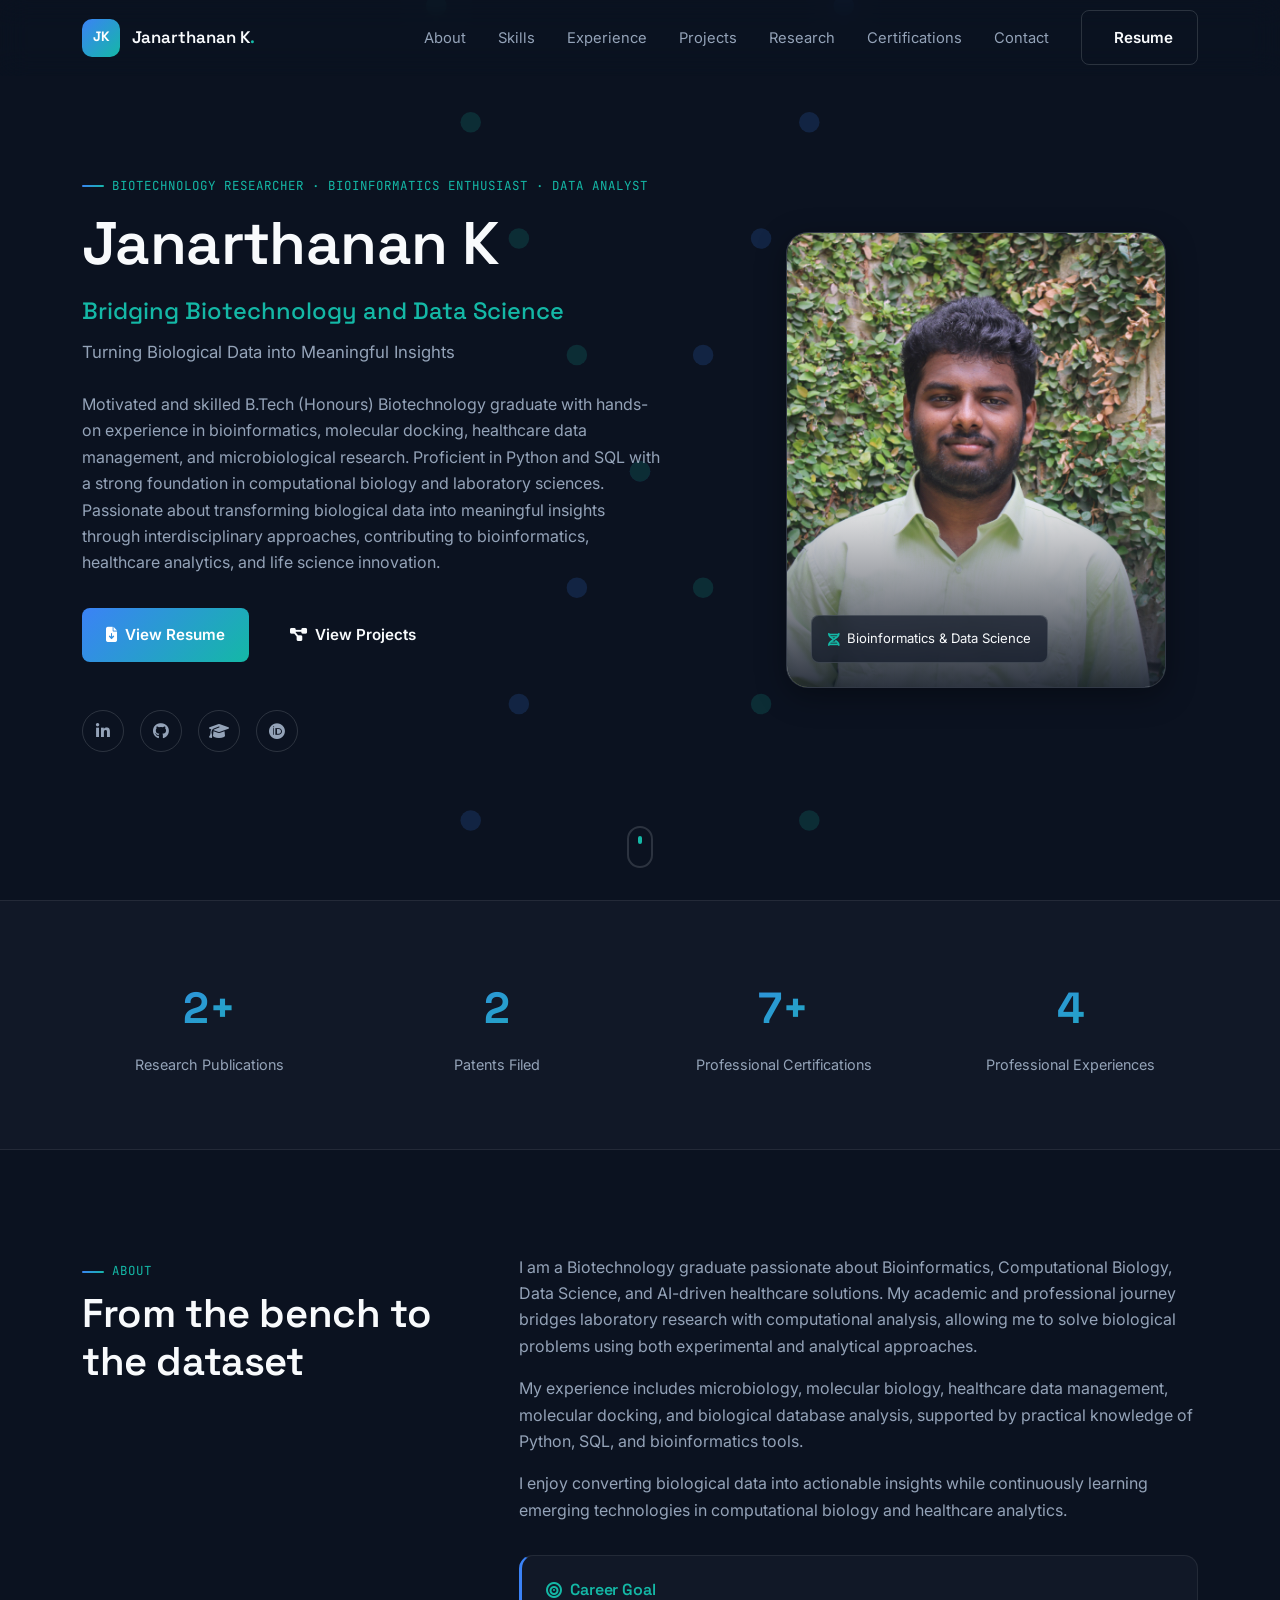
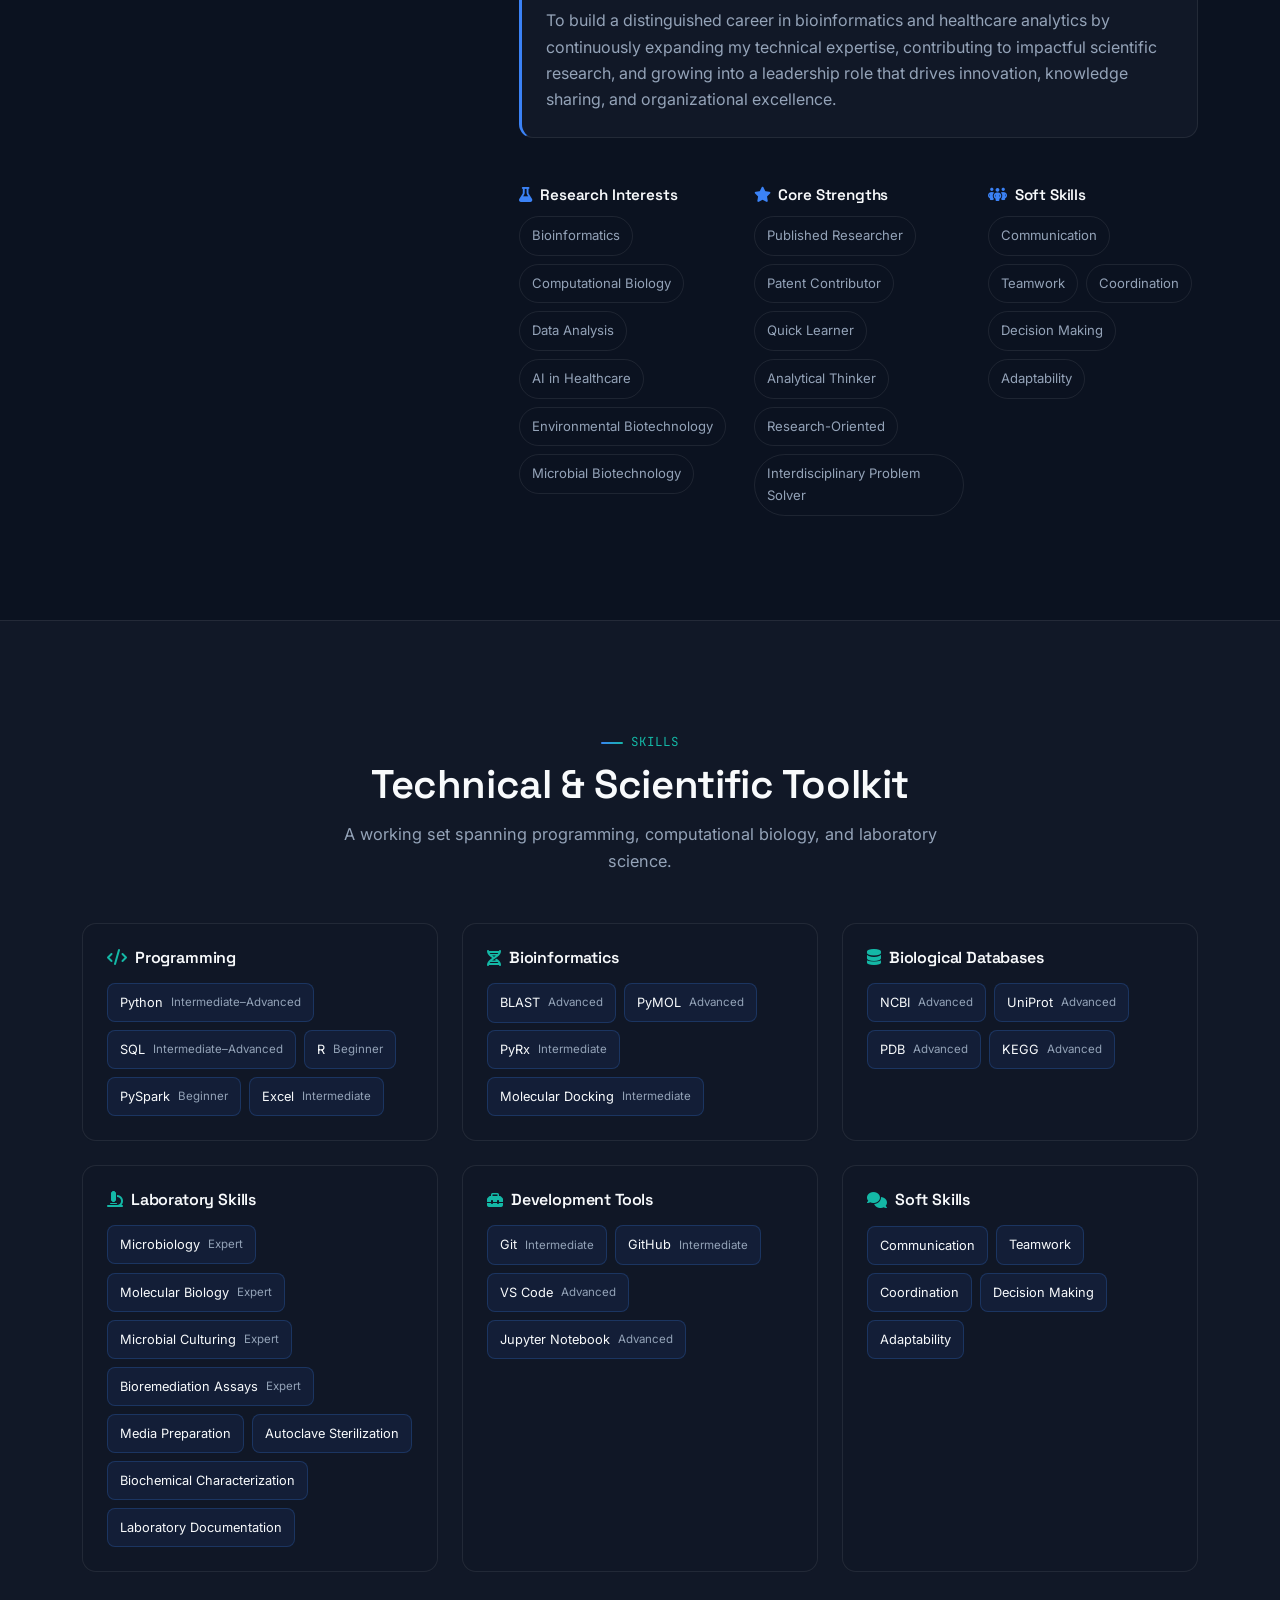
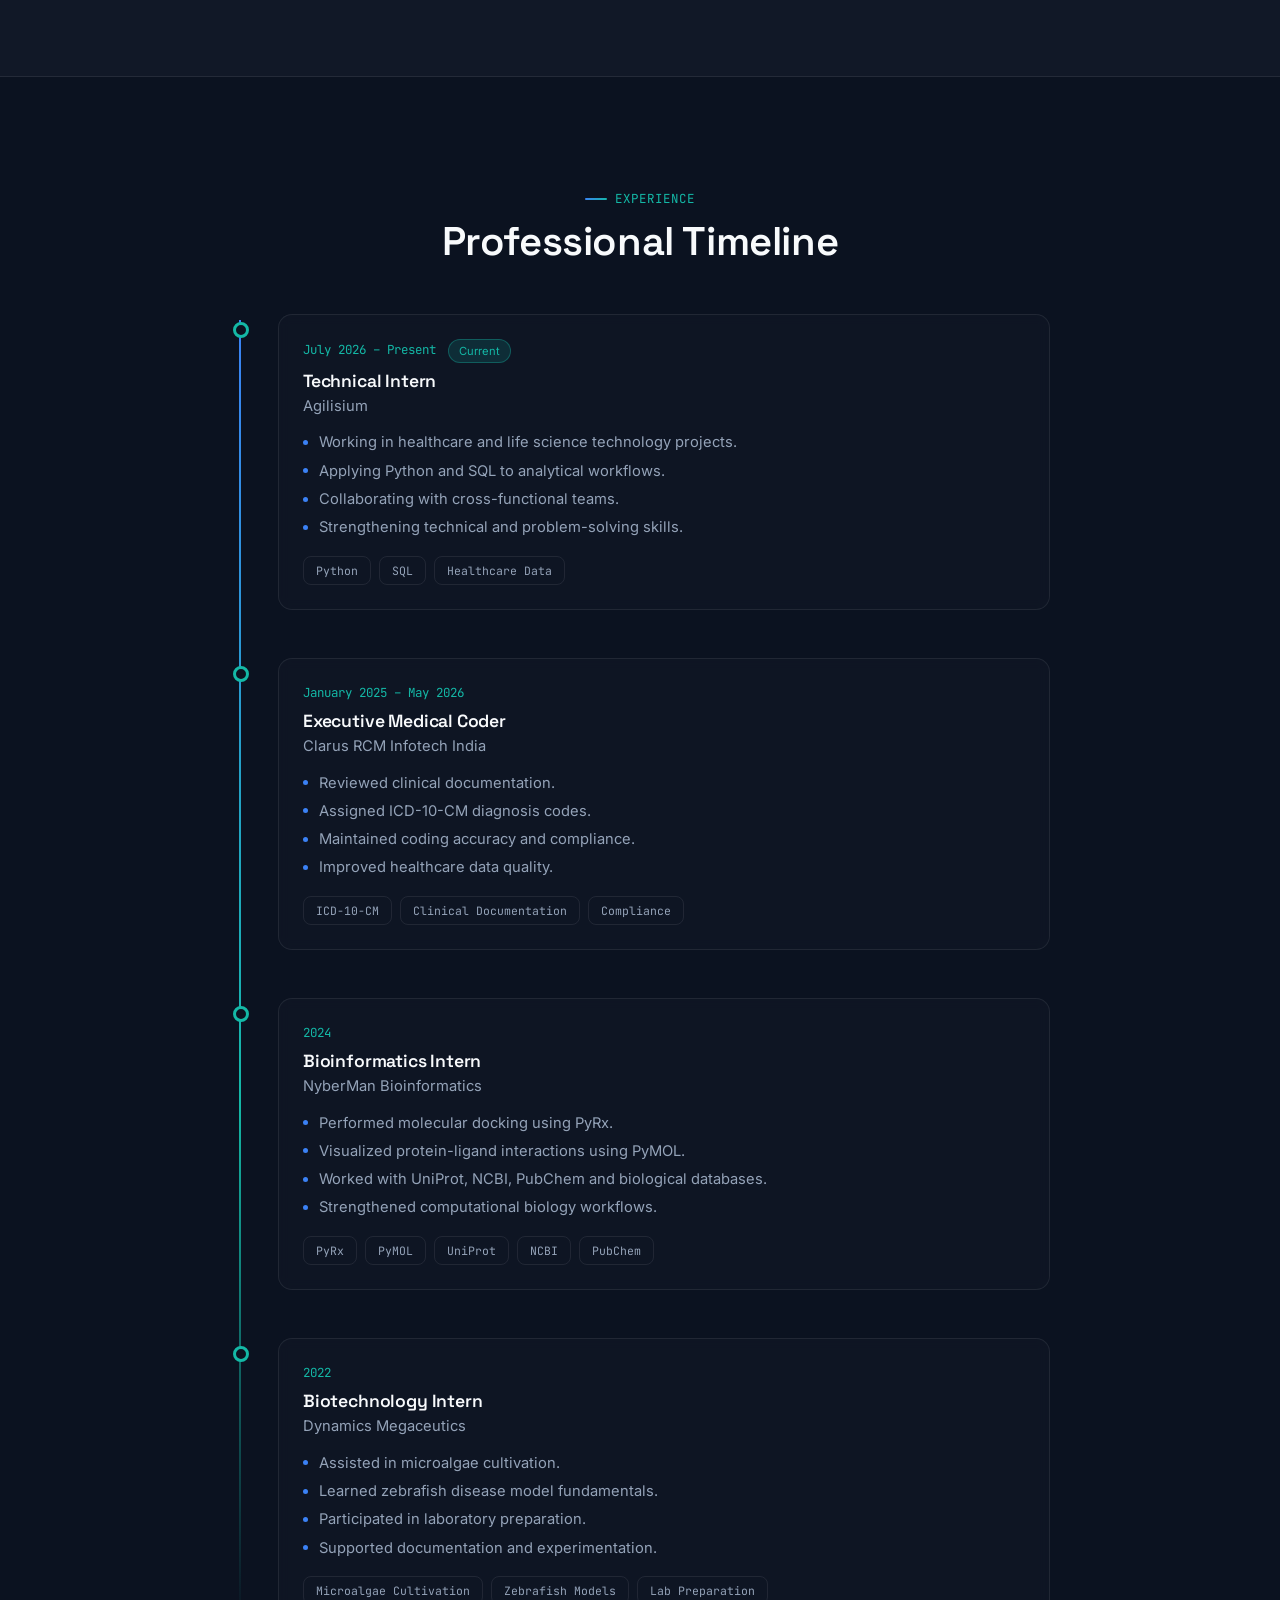
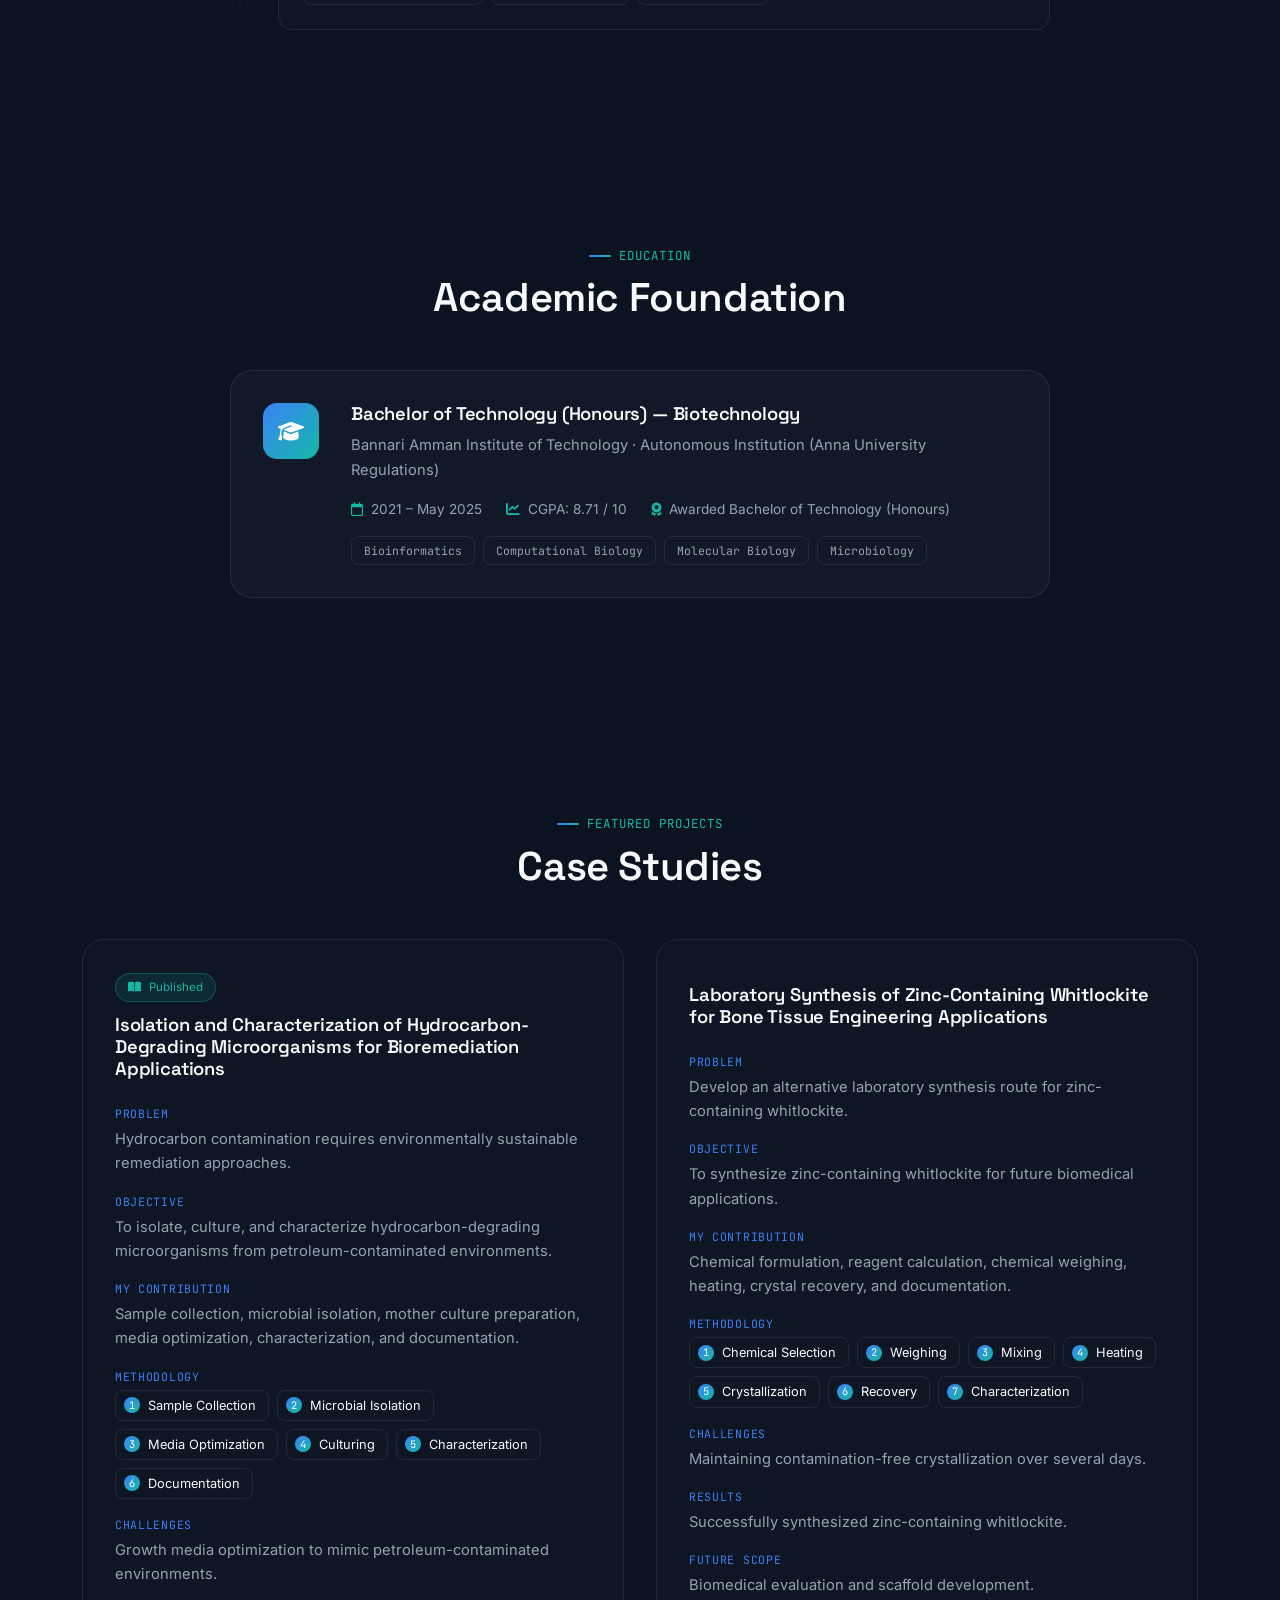
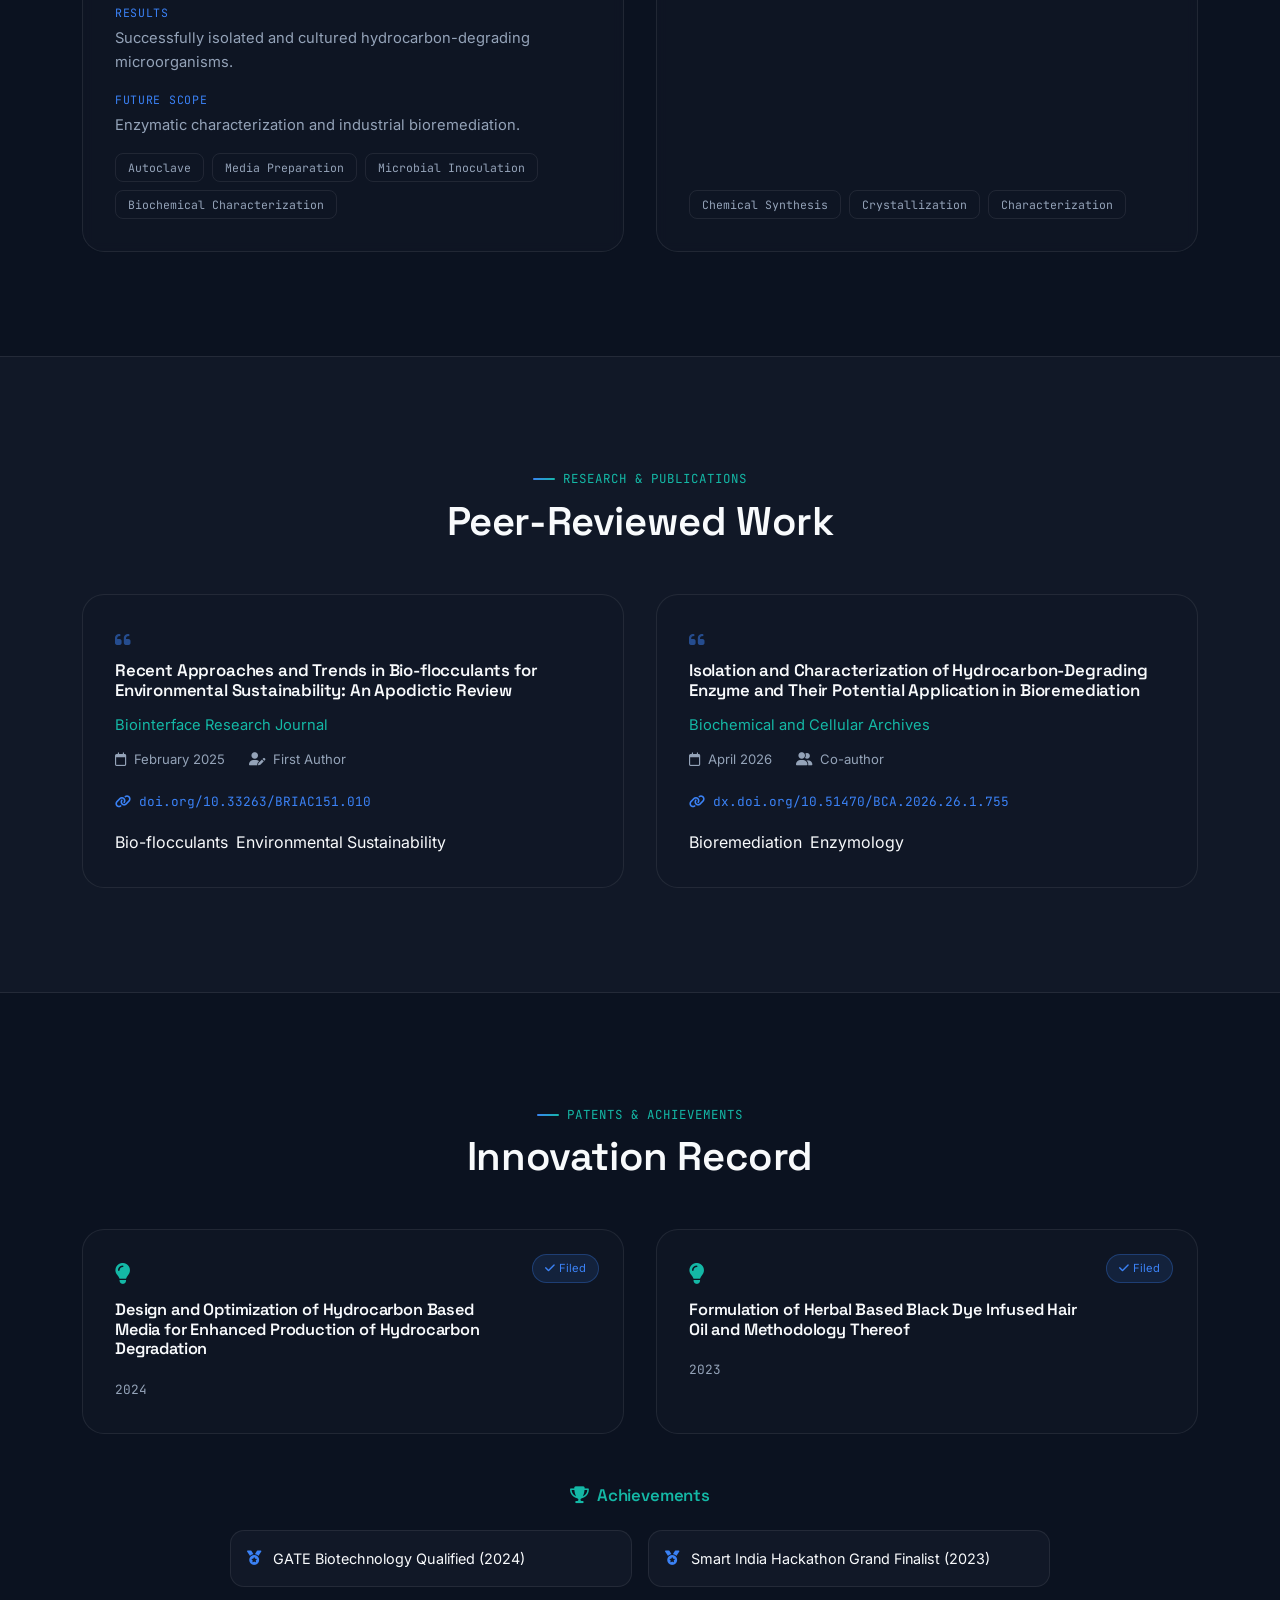
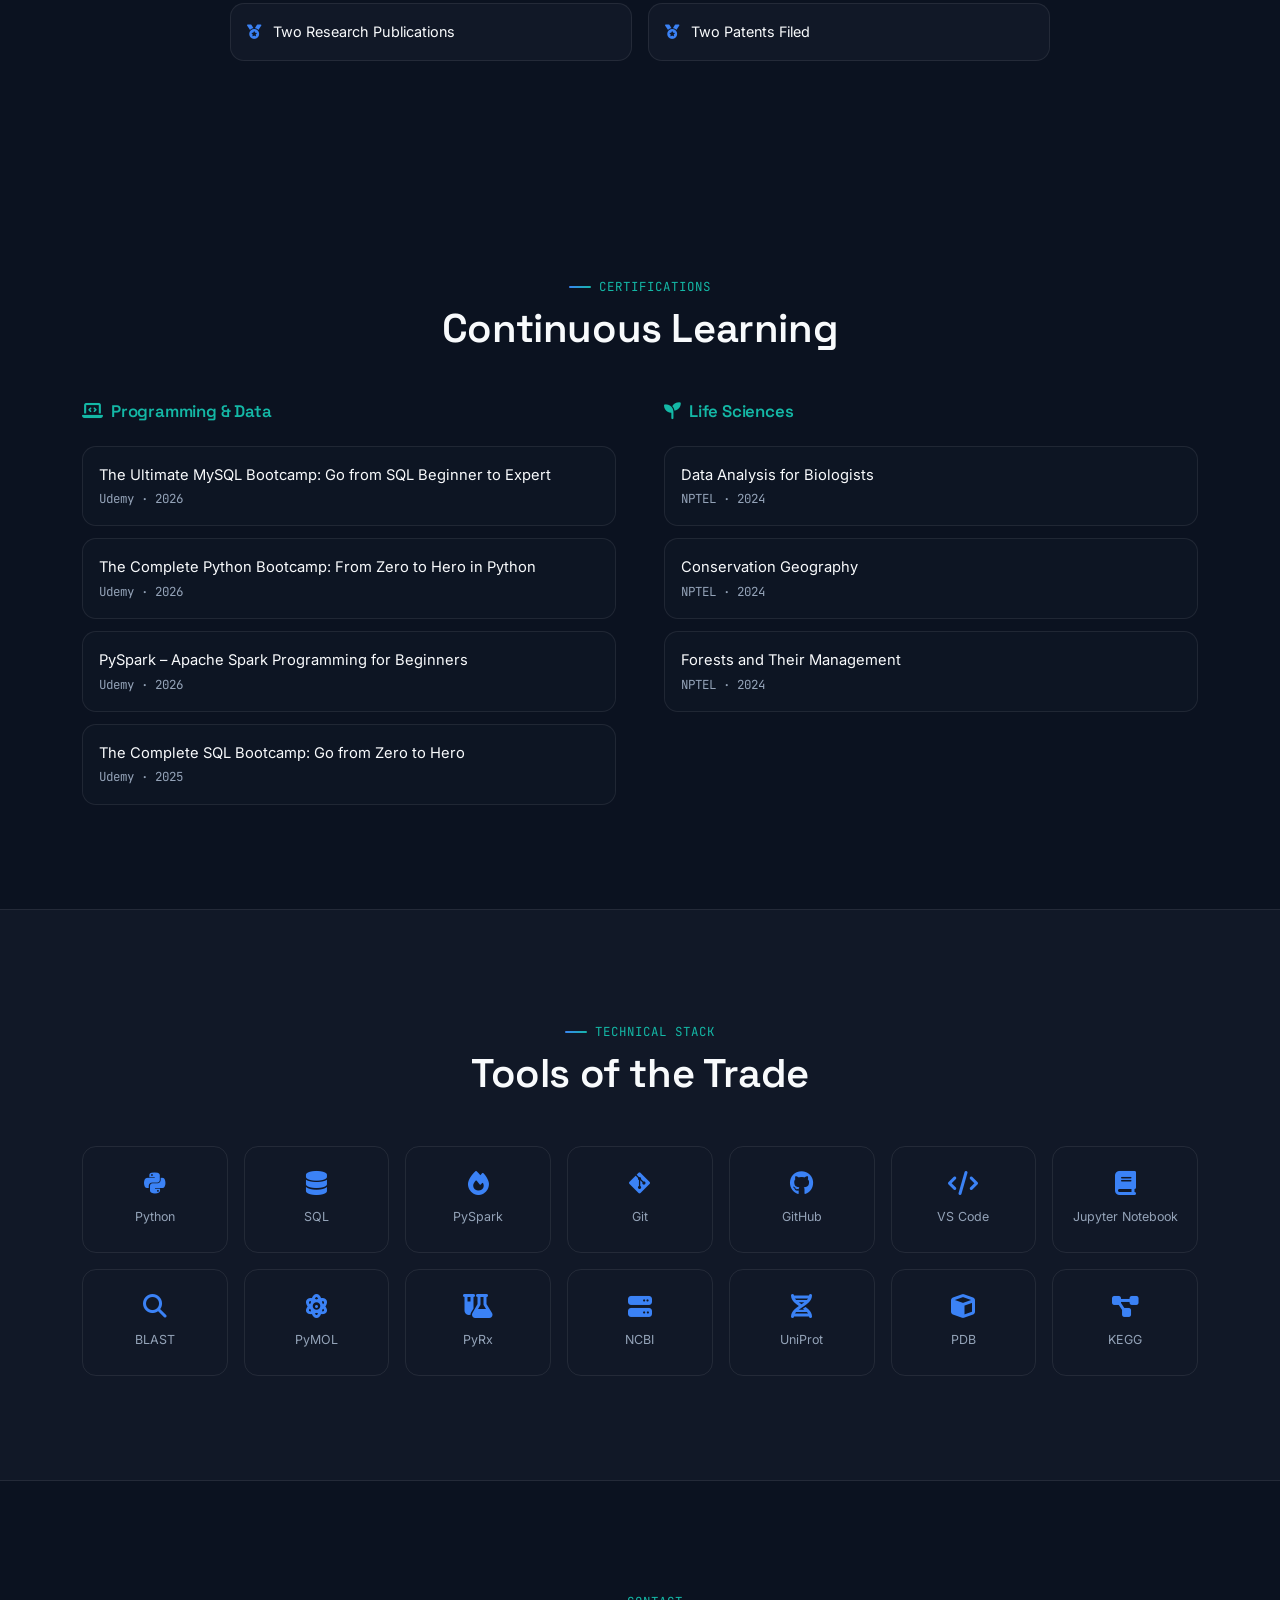
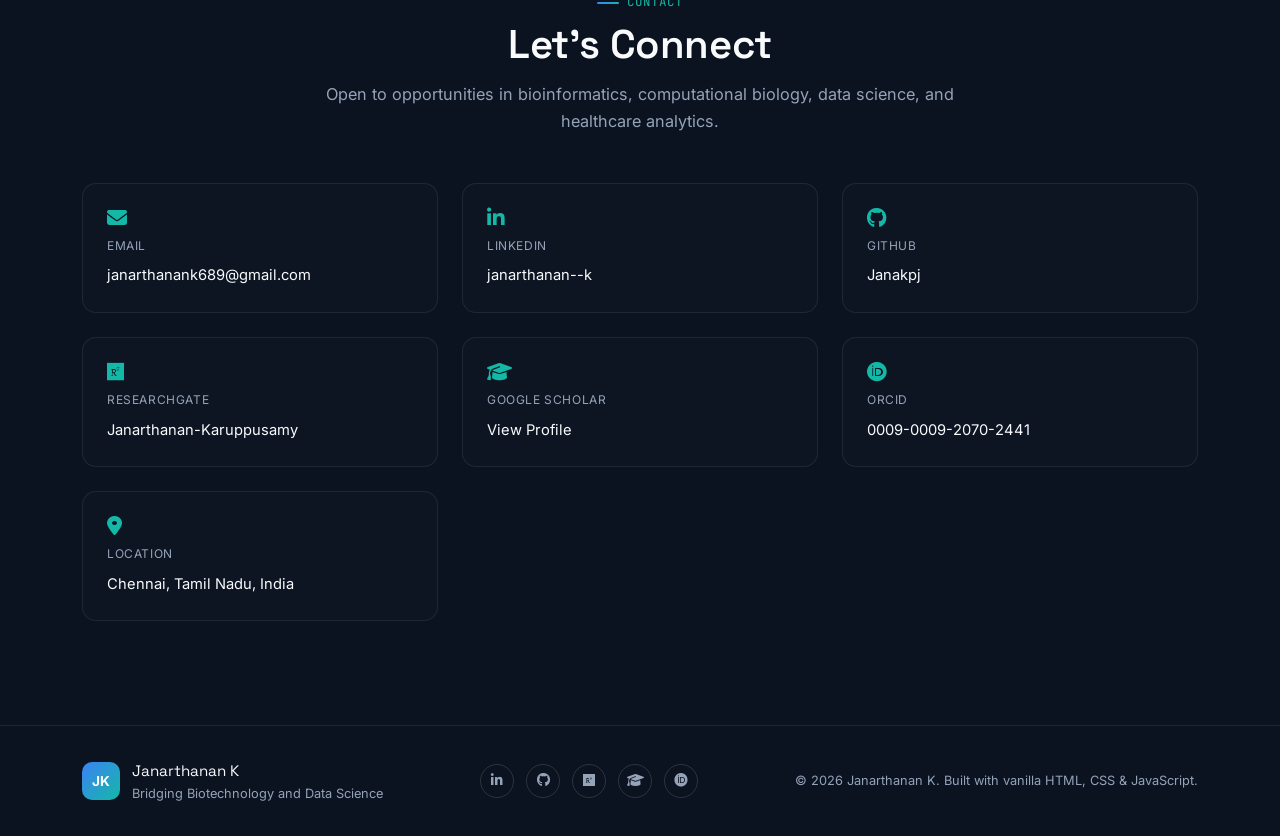
<file: index.html>
<!DOCTYPE html>
<html lang="en">
<head>
  <meta charset="UTF-8">
  <meta name="viewport" content="width=device-width, initial-scale=1.0">
  <title>Janarthanan K | Bioinformatics &amp; Data Science Portfolio</title>
  <meta name="description" content="Janarthanan K — Biotechnology graduate and Bioinformatics enthusiast bridging molecular biology, computational research, and healthcare data analytics. Published researcher, patent contributor, and Python/SQL practitioner.">
  <meta name="keywords" content="Bioinformatics, Computational Biology, Biotechnology, Data Science, Healthcare Analytics, Molecular Docking, Python, SQL, Janarthanan K">
  <meta name="author" content="Janarthanan K">
  <meta name="robots" content="index, follow">
  <link rel="canonical" href="https://janarthanank.dev/">

  <!-- Open Graph -->
  <meta property="og:type" content="website">
  <meta property="og:title" content="Janarthanan K | Bioinformatics &amp; Data Science Portfolio">
  <meta property="og:description" content="Bridging Biotechnology and Data Science — turning biological data into meaningful insights.">
  <meta property="og:image" content="images/profile.jpg">
  <meta property="og:url" content="https://janarthanank.dev/">
  <meta property="og:locale" content="en_IN">

  <!-- Twitter Card -->
  <meta name="twitter:card" content="summary_large_image">
  <meta name="twitter:title" content="Janarthanan K | Bioinformatics &amp; Data Science Portfolio">
  <meta name="twitter:description" content="Bridging Biotechnology and Data Science — turning biological data into meaningful insights.">
  <meta name="twitter:image" content="images/profile.jpg">

  <!-- Favicon -->
  <link rel="icon" type="image/png" href="images/favicon.png">

  <!-- Fonts -->
  <link rel="preconnect" href="https://fonts.googleapis.com">
  <link rel="preconnect" href="https://fonts.gstatic.com" crossorigin>
  <link href="https://fonts.googleapis.com/css2?family=Space+Grotesk:wght@500;600;700&family=Inter:wght@400;500;600;700&family=JetBrains+Mono:wght@400;500&display=swap" rel="stylesheet">

  <!-- Font Awesome -->
  <link rel="stylesheet" href="https://cdnjs.cloudflare.com/ajax/libs/font-awesome/6.5.1/css/all.min.css" integrity="sha512-DTOQO9RWCH3ppGqcWaEA1BIZOC6xxalwEsw9c2QQeAIftl+Vegovlnee1c9QX4TctnWMn13TZye+giMm8e2LwA==" crossorigin="anonymous" referrerpolicy="no-referrer">

  <link rel="stylesheet" href="css/style.css">

  <!-- Schema.org -->
  <script type="application/ld+json">
  {
    "@context": "https://schema.org",
    "@type": "Person",
    "name": "Janarthanan K",
    "jobTitle": "Technical Intern",
    "worksFor": {
      "@type": "Organization",
      "name": "Agilisium"
    },
    "alumniOf": {
      "@type": "CollegeOrUniversity",
      "name": "Bannari Amman Institute of Technology"
    },
    "url": "https://janarthanank.dev/",
    "email": "mailto:janarthanank689@gmail.com",
    "sameAs": [
      "https://www.linkedin.com/in/janarthanan--k/",
      "https://github.com/Janakpj",
      "https://www.researchgate.net/profile/Janarthanan-Karuppusamy",
      "https://scholar.google.com/citations?user=0yu9kn4AAAAJ&hl=en",
      "https://orcid.org/0009-0009-2070-2441"
    ],
    "address": {
      "@type": "PostalAddress",
      "addressLocality": "Chennai",
      "addressRegion": "Tamil Nadu",
      "addressCountry": "India"
    }
  }
  </script>
</head>
<body>

  <!-- Skip Link -->
  <a class="skip-link" href="#main">Skip to main content</a>

  <!-- Scroll Progress Indicator -->
  <div class="scroll-progress" id="scrollProgress" aria-hidden="true"></div>

  <!-- Navbar -->
  <header class="navbar" id="navbar">
    <nav class="nav-container" aria-label="Primary">
      <a href="#hero" class="nav-logo" aria-label="Janarthanan K, home">
        <span class="logo-mark" aria-hidden="true">JK</span>
        <span class="logo-text">Janarthanan K<span class="logo-dot">.</span></span>
      </a>

      <ul class="nav-links" id="navLinks">
        <li><a href="#about" class="nav-link">About</a></li>
        <li><a href="#skills" class="nav-link">Skills</a></li>
        <li><a href="#experience" class="nav-link">Experience</a></li>
        <li><a href="#projects" class="nav-link">Projects</a></li>
        <li><a href="#publications" class="nav-link">Research</a></li>
        <li><a href="#certifications" class="nav-link">Certifications</a></li>
        <li><a href="#contact" class="nav-link">Contact</a></li>
      </ul>

      <a href="assets/resume/Janarthanan_Resume.pdf" class="btn btn-outline nav-cta" download>
        <i class="fa-solid fa-arrow-down-to-line" aria-hidden="true"></i> Resume
      </a>

      <button class="nav-toggle" id="navToggle" aria-label="Toggle navigation menu" aria-expanded="false" aria-controls="navLinks">
        <span></span><span></span><span></span>
      </button>
    </nav>
  </header>

  <main id="main">

    <!-- ============ HERO SECTION ============ -->
    <section class="hero" id="hero" aria-label="Introduction">
      <div class="hero-bg" aria-hidden="true">
        <svg class="dna-svg" viewBox="0 0 400 800" preserveAspectRatio="xMidYMid slice">
          <g class="dna-strand">
            <!-- generated by script.js for smooth looping; static fallback below -->
          </g>
        </svg>
      </div>

      <div class="container hero-grid">
        <div class="hero-content reveal">
          <p class="eyebrow"><span class="eyebrow-bar" aria-hidden="true"></span>Biotechnology Researcher &middot; Bioinformatics Enthusiast &middot; Data Analyst</p>
          <h1 class="hero-title">Janarthanan K</h1>
          <p class="hero-headline">Bridging Biotechnology and Data Science</p>
          <p class="hero-tagline">Turning Biological Data into Meaningful Insights</p>
          <p class="hero-intro">
            Motivated and skilled B.Tech (Honours) Biotechnology graduate with hands-on experience in bioinformatics, molecular docking, healthcare data management, and microbiological research. Proficient in Python and SQL with a strong foundation in computational biology and laboratory sciences. Passionate about transforming biological data into meaningful insights through interdisciplinary approaches, contributing to bioinformatics, healthcare analytics, and life science innovation.
          </p>
          <div class="hero-actions">
            <a href="assets/resume/Janarthanan_Resume.pdf" class="btn btn-primary" download>
              <i class="fa-solid fa-file-arrow-down" aria-hidden="true"></i> View Resume
            </a>
            <a href="#projects" class="btn btn-ghost">
              <i class="fa-solid fa-diagram-project" aria-hidden="true"></i> View Projects
            </a>
          </div>
          <ul class="hero-social" aria-label="Professional profiles">
            <li><a href="https://www.linkedin.com/in/janarthanan--k/" target="_blank" rel="noopener noreferrer" aria-label="LinkedIn profile"><i class="fa-brands fa-linkedin-in" aria-hidden="true"></i></a></li>
            <li><a href="https://github.com/Janakpj" target="_blank" rel="noopener noreferrer" aria-label="GitHub profile"><i class="fa-brands fa-github" aria-hidden="true"></i></a></li>
            <li><a href="https://scholar.google.com/citations?user=0yu9kn4AAAAJ&hl=en" target="_blank" rel="noopener noreferrer" aria-label="Google Scholar profile"><i class="fa-solid fa-graduation-cap" aria-hidden="true"></i></a></li>
            <li><a href="https://orcid.org/0009-0009-2070-2441" target="_blank" rel="noopener noreferrer" aria-label="ORCID profile"><i class="fa-brands fa-orcid" aria-hidden="true"></i></a></li>
          </ul>
        </div>

        <div class="hero-visual reveal">
          <div class="hero-image-frame">
            <img src="profile.JPG" alt="Portrait of Janarthanan K" width="440" height="520" loading="eager">
            <div class="hero-badge">
              <i class="fa-solid fa-dna" aria-hidden="true"></i>
              <span>Bioinformatics &amp; Data Science</span>
            </div>
          </div>
        </div>
      </div>

      <a href="#stats" class="scroll-cue" aria-label="Scroll to research statistics">
        <span></span>
      </a>
    </section>

    <!-- ============ RESEARCH STATISTICS ============ -->
    <section class="stats" id="stats" aria-label="Research statistics">
      <div class="container stats-grid">
        <div class="stat-card reveal">
          <span class="stat-number" data-count="2" data-suffix="+">0</span>
          <span class="stat-label">Research Publications</span>
        </div>
        <div class="stat-card reveal">
          <span class="stat-number" data-count="2">0</span>
          <span class="stat-label">Patents Filed</span>
        </div>
        <div class="stat-card reveal">
          <span class="stat-number" data-count="7" data-suffix="+">0</span>
          <span class="stat-label">Professional Certifications</span>
        </div>
        <div class="stat-card reveal">
          <span class="stat-number" data-count="4">0</span>
          <span class="stat-label">Professional Experiences</span>
        </div>
      </div>
    </section>

    <!-- ============ ABOUT SECTION ============ -->
    <section class="about" id="about" aria-labelledby="about-heading">
      <div class="container about-grid">
        <div class="section-heading reveal">
          <p class="eyebrow"><span class="eyebrow-bar" aria-hidden="true"></span>About</p>
          <h2 id="about-heading">From the bench to the dataset</h2>
        </div>

        <div class="about-body reveal">
          <p>I am a Biotechnology graduate passionate about Bioinformatics, Computational Biology, Data Science, and AI-driven healthcare solutions. My academic and professional journey bridges laboratory research with computational analysis, allowing me to solve biological problems using both experimental and analytical approaches.</p>
          <p>My experience includes microbiology, molecular biology, healthcare data management, molecular docking, and biological database analysis, supported by practical knowledge of Python, SQL, and bioinformatics tools.</p>
          <p>I enjoy converting biological data into actionable insights while continuously learning emerging technologies in computational biology and healthcare analytics.</p>

          <div class="about-goal">
            <h3><i class="fa-solid fa-bullseye" aria-hidden="true"></i> Career Goal</h3>
            <p>To build a distinguished career in bioinformatics and healthcare analytics by continuously expanding my technical expertise, contributing to impactful scientific research, and growing into a leadership role that drives innovation, knowledge sharing, and organizational excellence.</p>
          </div>

          <div class="about-columns">
            <div class="about-col">
              <h3><i class="fa-solid fa-flask" aria-hidden="true"></i> Research Interests</h3>
              <ul class="tag-list">
                <li>Bioinformatics</li>
                <li>Computational Biology</li>
                <li>Data Analysis</li>
                <li>AI in Healthcare</li>
                <li>Environmental Biotechnology</li>
                <li>Microbial Biotechnology</li>
              </ul>
            </div>
            <div class="about-col">
              <h3><i class="fa-solid fa-star" aria-hidden="true"></i> Core Strengths</h3>
              <ul class="tag-list">
                <li>Published Researcher</li>
                <li>Patent Contributor</li>
                <li>Quick Learner</li>
                <li>Analytical Thinker</li>
                <li>Research-Oriented</li>
                <li>Interdisciplinary Problem Solver</li>
              </ul>
            </div>
            <div class="about-col">
              <h3><i class="fa-solid fa-people-group" aria-hidden="true"></i> Soft Skills</h3>
              <ul class="tag-list">
                <li>Communication</li>
                <li>Teamwork</li>
                <li>Coordination</li>
                <li>Decision Making</li>
                <li>Adaptability</li>
              </ul>
            </div>
          </div>
        </div>
      </div>
    </section>

    <!-- ============ SKILLS SECTION ============ -->
    <section class="skills" id="skills" aria-labelledby="skills-heading">
      <div class="container">
        <div class="section-heading center reveal">
          <p class="eyebrow"><span class="eyebrow-bar" aria-hidden="true"></span>Skills</p>
          <h2 id="skills-heading">Technical &amp; Scientific Toolkit</h2>
          <p class="section-sub">A working set spanning programming, computational biology, and laboratory science.</p>
        </div>

        <div class="skills-grid">
          <div class="skill-category reveal">
            <h3><i class="fa-solid fa-code" aria-hidden="true"></i> Programming</h3>
            <div class="badge-list">
              <span class="badge">Python <em>Intermediate–Advanced</em></span>
              <span class="badge">SQL <em>Intermediate–Advanced</em></span>
              <span class="badge">R <em>Beginner</em></span>
              <span class="badge">PySpark <em>Beginner</em></span>
              <span class="badge">Excel <em>Intermediate</em></span>
            </div>
          </div>

          <div class="skill-category reveal">
            <h3><i class="fa-solid fa-dna" aria-hidden="true"></i> Bioinformatics</h3>
            <div class="badge-list">
              <span class="badge">BLAST <em>Advanced</em></span>
              <span class="badge">PyMOL <em>Advanced</em></span>
              <span class="badge">PyRx <em>Intermediate</em></span>
              <span class="badge">Molecular Docking <em>Intermediate</em></span>
            </div>
          </div>

          <div class="skill-category reveal">
            <h3><i class="fa-solid fa-database" aria-hidden="true"></i> Biological Databases</h3>
            <div class="badge-list">
              <span class="badge">NCBI <em>Advanced</em></span>
              <span class="badge">UniProt <em>Advanced</em></span>
              <span class="badge">PDB <em>Advanced</em></span>
              <span class="badge">KEGG <em>Advanced</em></span>
            </div>
          </div>

          <div class="skill-category reveal">
            <h3><i class="fa-solid fa-microscope" aria-hidden="true"></i> Laboratory Skills</h3>
            <div class="badge-list">
              <span class="badge">Microbiology <em>Expert</em></span>
              <span class="badge">Molecular Biology <em>Expert</em></span>
              <span class="badge">Microbial Culturing <em>Expert</em></span>
              <span class="badge">Bioremediation Assays <em>Expert</em></span>
              <span class="badge">Media Preparation</span>
              <span class="badge">Autoclave Sterilization</span>
              <span class="badge">Biochemical Characterization</span>
              <span class="badge">Laboratory Documentation</span>
            </div>
          </div>

          <div class="skill-category reveal">
            <h3><i class="fa-solid fa-toolbox" aria-hidden="true"></i> Development Tools</h3>
            <div class="badge-list">
              <span class="badge">Git <em>Intermediate</em></span>
              <span class="badge">GitHub <em>Intermediate</em></span>
              <span class="badge">VS Code <em>Advanced</em></span>
              <span class="badge">Jupyter Notebook <em>Advanced</em></span>
            </div>
          </div>

          <div class="skill-category reveal">
            <h3><i class="fa-solid fa-comments" aria-hidden="true"></i> Soft Skills</h3>
            <div class="badge-list">
              <span class="badge">Communication</span>
              <span class="badge">Teamwork</span>
              <span class="badge">Coordination</span>
              <span class="badge">Decision Making</span>
              <span class="badge">Adaptability</span>
            </div>
          </div>
        </div>
      </div>
    </section>

    <!-- ============ EXPERIENCE TIMELINE ============ -->
    <section class="experience" id="experience" aria-labelledby="experience-heading">
      <div class="container">
        <div class="section-heading center reveal">
          <p class="eyebrow"><span class="eyebrow-bar" aria-hidden="true"></span>Experience</p>
          <h2 id="experience-heading">Professional Timeline</h2>
        </div>

        <ol class="timeline">
          <li class="timeline-item reveal">
            <div class="timeline-marker" aria-hidden="true"></div>
            <div class="timeline-card">
              <div class="timeline-meta">
                <span class="timeline-date">July 2026 – Present</span>
                <span class="timeline-status current">Current</span>
              </div>
              <h3>Technical Intern</h3>
              <p class="timeline-company">Agilisium</p>
              <ul class="timeline-desc">
                <li>Working in healthcare and life science technology projects.</li>
                <li>Applying Python and SQL to analytical workflows.</li>
                <li>Collaborating with cross-functional teams.</li>
                <li>Strengthening technical and problem-solving skills.</li>
              </ul>
              <div class="tech-tags">
                <span>Python</span><span>SQL</span><span>Healthcare Data</span>
              </div>
            </div>
          </li>

          <li class="timeline-item reveal">
            <div class="timeline-marker" aria-hidden="true"></div>
            <div class="timeline-card">
              <div class="timeline-meta">
                <span class="timeline-date">January 2025 – May 2026</span>
              </div>
              <h3>Executive Medical Coder</h3>
              <p class="timeline-company">Clarus RCM Infotech India</p>
              <ul class="timeline-desc">
                <li>Reviewed clinical documentation.</li>
                <li>Assigned ICD-10-CM diagnosis codes.</li>
                <li>Maintained coding accuracy and compliance.</li>
                <li>Improved healthcare data quality.</li>
              </ul>
              <div class="tech-tags">
                <span>ICD-10-CM</span><span>Clinical Documentation</span><span>Compliance</span>
              </div>
            </div>
          </li>

          <li class="timeline-item reveal">
            <div class="timeline-marker" aria-hidden="true"></div>
            <div class="timeline-card">
              <div class="timeline-meta">
                <span class="timeline-date">2024</span>
              </div>
              <h3>Bioinformatics Intern</h3>
              <p class="timeline-company">NyberMan Bioinformatics</p>
              <ul class="timeline-desc">
                <li>Performed molecular docking using PyRx.</li>
                <li>Visualized protein-ligand interactions using PyMOL.</li>
                <li>Worked with UniProt, NCBI, PubChem and biological databases.</li>
                <li>Strengthened computational biology workflows.</li>
              </ul>
              <div class="tech-tags">
                <span>PyRx</span><span>PyMOL</span><span>UniProt</span><span>NCBI</span><span>PubChem</span>
              </div>
            </div>
          </li>

          <li class="timeline-item reveal">
            <div class="timeline-marker" aria-hidden="true"></div>
            <div class="timeline-card">
              <div class="timeline-meta">
                <span class="timeline-date">2022</span>
              </div>
              <h3>Biotechnology Intern</h3>
              <p class="timeline-company">Dynamics Megaceutics</p>
              <ul class="timeline-desc">
                <li>Assisted in microalgae cultivation.</li>
                <li>Learned zebrafish disease model fundamentals.</li>
                <li>Participated in laboratory preparation.</li>
                <li>Supported documentation and experimentation.</li>
              </ul>
              <div class="tech-tags">
                <span>Microalgae Cultivation</span><span>Zebrafish Models</span><span>Lab Preparation</span>
              </div>
            </div>
          </li>
        </ol>
      </div>
    </section>

    <!-- ============ EDUCATION SECTION ============ -->
    <section class="education" id="education" aria-labelledby="education-heading">
      <div class="container">
        <div class="section-heading center reveal">
          <p class="eyebrow"><span class="eyebrow-bar" aria-hidden="true"></span>Education</p>
          <h2 id="education-heading">Academic Foundation</h2>
        </div>

        <div class="education-card reveal">
          <div class="education-icon" aria-hidden="true"><i class="fa-solid fa-graduation-cap"></i></div>
          <div class="education-body">
            <h3>Bachelor of Technology (Honours) — Biotechnology</h3>
            <p class="education-institution">Bannari Amman Institute of Technology <span class="dot">&middot;</span> Autonomous Institution (Anna University Regulations)</p>
            <div class="education-meta">
              <span><i class="fa-regular fa-calendar" aria-hidden="true"></i> 2021 – May 2025</span>
              <span><i class="fa-solid fa-chart-line" aria-hidden="true"></i> CGPA: 8.71 / 10</span>
              <span><i class="fa-solid fa-award" aria-hidden="true"></i> Awarded Bachelor of Technology (Honours)</span>
            </div>
            <div class="tech-tags">
              <span>Bioinformatics</span><span>Computational Biology</span><span>Molecular Biology</span><span>Microbiology</span>
            </div>
          </div>
        </div>
      </div>
    </section>

    <!-- ============ PROJECTS SECTION ============ -->
    <section class="projects" id="projects" aria-labelledby="projects-heading">
      <div class="container">
        <div class="section-heading center reveal">
          <p class="eyebrow"><span class="eyebrow-bar" aria-hidden="true"></span>Featured Projects</p>
          <h2 id="projects-heading">Case Studies</h2>
        </div>

        <div class="project-grid">
          <article class="project-card reveal">
            <div class="project-card-header">
              <span class="publication-badge"><i class="fa-solid fa-book-open" aria-hidden="true"></i> Published</span>
              <h3>Isolation and Characterization of Hydrocarbon-Degrading Microorganisms for Bioremediation Applications</h3>
            </div>

            <dl class="project-details">
              <div>
                <dt>Problem</dt>
                <dd>Hydrocarbon contamination requires environmentally sustainable remediation approaches.</dd>
              </div>
              <div>
                <dt>Objective</dt>
                <dd>To isolate, culture, and characterize hydrocarbon-degrading microorganisms from petroleum-contaminated environments.</dd>
              </div>
              <div>
                <dt>My Contribution</dt>
                <dd>Sample collection, microbial isolation, mother culture preparation, media optimization, characterization, and documentation.</dd>
              </div>
              <div>
                <dt>Methodology</dt>
                <dd>
                  <ol class="workflow-steps">
                    <li>Sample Collection</li>
                    <li>Microbial Isolation</li>
                    <li>Media Optimization</li>
                    <li>Culturing</li>
                    <li>Characterization</li>
                    <li>Documentation</li>
                  </ol>
                </dd>
              </div>
              <div>
                <dt>Challenges</dt>
                <dd>Growth media optimization to mimic petroleum-contaminated environments.</dd>
              </div>
              <div>
                <dt>Results</dt>
                <dd>Successfully isolated and cultured hydrocarbon-degrading microorganisms.</dd>
              </div>
              <div>
                <dt>Future Scope</dt>
                <dd>Enzymatic characterization and industrial bioremediation.</dd>
              </div>
            </dl>

            <div class="tech-tags">
              <span>Autoclave</span><span>Media Preparation</span><span>Microbial Inoculation</span><span>Biochemical Characterization</span>
            </div>
          </article>

          <article class="project-card reveal">
            <div class="project-card-header">
              <h3>Laboratory Synthesis of Zinc-Containing Whitlockite for Bone Tissue Engineering Applications</h3>
            </div>

            <dl class="project-details">
              <div>
                <dt>Problem</dt>
                <dd>Develop an alternative laboratory synthesis route for zinc-containing whitlockite.</dd>
              </div>
              <div>
                <dt>Objective</dt>
                <dd>To synthesize zinc-containing whitlockite for future biomedical applications.</dd>
              </div>
              <div>
                <dt>My Contribution</dt>
                <dd>Chemical formulation, reagent calculation, chemical weighing, heating, crystal recovery, and documentation.</dd>
              </div>
              <div>
                <dt>Methodology</dt>
                <dd>
                  <ol class="workflow-steps">
                    <li>Chemical Selection</li>
                    <li>Weighing</li>
                    <li>Mixing</li>
                    <li>Heating</li>
                    <li>Crystallization</li>
                    <li>Recovery</li>
                    <li>Characterization</li>
                  </ol>
                </dd>
              </div>
              <div>
                <dt>Challenges</dt>
                <dd>Maintaining contamination-free crystallization over several days.</dd>
              </div>
              <div>
                <dt>Results</dt>
                <dd>Successfully synthesized zinc-containing whitlockite.</dd>
              </div>
              <div>
                <dt>Future Scope</dt>
                <dd>Biomedical evaluation and scaffold development.</dd>
              </div>
            </dl>

            <div class="tech-tags">
              <span>Chemical Synthesis</span><span>Crystallization</span><span>Characterization</span>
            </div>
          </article>
        </div>
      </div>
    </section>

    <!-- ============ PUBLICATIONS SECTION ============ -->
    <section class="publications" id="publications" aria-labelledby="publications-heading">
      <div class="container">
        <div class="section-heading center reveal">
          <p class="eyebrow"><span class="eyebrow-bar" aria-hidden="true"></span>Research &amp; Publications</p>
          <h2 id="publications-heading">Peer-Reviewed Work</h2>
        </div>

        <div class="publication-grid">
          <article class="publication-card reveal">
            <i class="fa-solid fa-quote-left pub-icon" aria-hidden="true"></i>
            <h3>Recent Approaches and Trends in Bio-flocculants for Environmental Sustainability: An Apodictic Review</h3>
            <p class="pub-journal">Biointerface Research Journal</p>
            <div class="pub-meta">
              <span><i class="fa-regular fa-calendar" aria-hidden="true"></i> February 2025</span>
              <span><i class="fa-solid fa-user-pen" aria-hidden="true"></i> First Author</span>
            </div>
            <a href="https://doi.org/10.33263/BRIAC151.010" target="_blank" rel="noopener noreferrer" class="doi-link">
              <i class="fa-solid fa-link" aria-hidden="true"></i> doi.org/10.33263/BRIAC151.010
            </a>
            <div class="tag-list">
              <span>Bio-flocculants</span><span>Environmental Sustainability</span>
            </div>
          </article>

          <article class="publication-card reveal">
            <i class="fa-solid fa-quote-left pub-icon" aria-hidden="true"></i>
            <h3>Isolation and Characterization of Hydrocarbon-Degrading Enzyme and Their Potential Application in Bioremediation</h3>
            <p class="pub-journal">Biochemical and Cellular Archives</p>
            <div class="pub-meta">
              <span><i class="fa-regular fa-calendar" aria-hidden="true"></i> April 2026</span>
              <span><i class="fa-solid fa-user-group" aria-hidden="true"></i> Co-author</span>
            </div>
            <a href="http://dx.doi.org/10.51470/BCA.2026.26.1.755" target="_blank" rel="noopener noreferrer" class="doi-link">
              <i class="fa-solid fa-link" aria-hidden="true"></i> dx.doi.org/10.51470/BCA.2026.26.1.755
            </a>
            <div class="tag-list">
              <span>Bioremediation</span><span>Enzymology</span>
            </div>
          </article>
        </div>
      </div>
    </section>

    <!-- ============ PATENTS & ACHIEVEMENTS ============ -->
    <section class="patents" id="patents" aria-labelledby="patents-heading">
      <div class="container">
        <div class="section-heading center reveal">
          <p class="eyebrow"><span class="eyebrow-bar" aria-hidden="true"></span>Patents &amp; Achievements</p>
          <h2 id="patents-heading">Innovation Record</h2>
        </div>

        <div class="patent-grid">
          <article class="patent-card reveal">
            <span class="status-badge filed"><i class="fa-solid fa-check" aria-hidden="true"></i> Filed</span>
            <i class="fa-solid fa-lightbulb patent-icon" aria-hidden="true"></i>
            <h3>Design and Optimization of Hydrocarbon Based Media for Enhanced Production of Hydrocarbon Degradation</h3>
            <span class="patent-year">2024</span>
          </article>

          <article class="patent-card reveal">
            <span class="status-badge filed"><i class="fa-solid fa-check" aria-hidden="true"></i> Filed</span>
            <i class="fa-solid fa-lightbulb patent-icon" aria-hidden="true"></i>
            <h3>Formulation of Herbal Based Black Dye Infused Hair Oil and Methodology Thereof</h3>
            <span class="patent-year">2023</span>
          </article>
        </div>

        <div class="achievements reveal">
          <h3><i class="fa-solid fa-trophy" aria-hidden="true"></i> Achievements</h3>
          <ul class="achievements-list">
            <li><i class="fa-solid fa-medal" aria-hidden="true"></i> GATE Biotechnology Qualified (2024)</li>
            <li><i class="fa-solid fa-medal" aria-hidden="true"></i> Smart India Hackathon Grand Finalist (2023)</li>
            <li><i class="fa-solid fa-medal" aria-hidden="true"></i> Two Research Publications</li>
            <li><i class="fa-solid fa-medal" aria-hidden="true"></i> Two Patents Filed</li>
          </ul>
        </div>
      </div>
    </section>

    <!-- ============ CERTIFICATIONS SECTION ============ -->
    <section class="certifications" id="certifications" aria-labelledby="certifications-heading">
      <div class="container">
        <div class="section-heading center reveal">
          <p class="eyebrow"><span class="eyebrow-bar" aria-hidden="true"></span>Certifications</p>
          <h2 id="certifications-heading">Continuous Learning</h2>
        </div>

        <div class="cert-columns">
          <div class="cert-category reveal">
            <h3><i class="fa-solid fa-laptop-code" aria-hidden="true"></i> Programming &amp; Data</h3>
            <ul class="cert-list">
              <li>
                <span class="cert-name">The Ultimate MySQL Bootcamp: Go from SQL Beginner to Expert</span>
                <span class="cert-provider">Udemy &middot; 2026</span>
              </li>
              <li>
                <span class="cert-name">The Complete Python Bootcamp: From Zero to Hero in Python</span>
                <span class="cert-provider">Udemy &middot; 2026</span>
              </li>
              <li>
                <span class="cert-name">PySpark – Apache Spark Programming for Beginners</span>
                <span class="cert-provider">Udemy &middot; 2026</span>
              </li>
              <li>
                <span class="cert-name">The Complete SQL Bootcamp: Go from Zero to Hero</span>
                <span class="cert-provider">Udemy &middot; 2025</span>
              </li>
            </ul>
          </div>

          <div class="cert-category reveal">
            <h3><i class="fa-solid fa-seedling" aria-hidden="true"></i> Life Sciences</h3>
            <ul class="cert-list">
              <li>
                <span class="cert-name">Data Analysis for Biologists</span>
                <span class="cert-provider">NPTEL &middot; 2024</span>
              </li>
              <li>
                <span class="cert-name">Conservation Geography</span>
                <span class="cert-provider">NPTEL &middot; 2024</span>
              </li>
              <li>
                <span class="cert-name">Forests and Their Management</span>
                <span class="cert-provider">NPTEL &middot; 2024</span>
              </li>
            </ul>
          </div>
        </div>
      </div>
    </section>

    <!-- ============ TECHNICAL STACK ============ -->
    <section class="tech-stack" id="tech-stack" aria-labelledby="tech-stack-heading">
      <div class="container">
        <div class="section-heading center reveal">
          <p class="eyebrow"><span class="eyebrow-bar" aria-hidden="true"></span>Technical Stack</p>
          <h2 id="tech-stack-heading">Tools of the Trade</h2>
        </div>

        <ul class="stack-grid reveal">
          <li><i class="fa-brands fa-python" aria-hidden="true"></i><span>Python</span></li>
          <li><i class="fa-solid fa-database" aria-hidden="true"></i><span>SQL</span></li>
          <li><i class="fa-solid fa-fire" aria-hidden="true"></i><span>PySpark</span></li>
          <li><i class="fa-brands fa-git-alt" aria-hidden="true"></i><span>Git</span></li>
          <li><i class="fa-brands fa-github" aria-hidden="true"></i><span>GitHub</span></li>
          <li><i class="fa-solid fa-code" aria-hidden="true"></i><span>VS Code</span></li>
          <li><i class="fa-solid fa-book" aria-hidden="true"></i><span>Jupyter Notebook</span></li>
          <li><i class="fa-solid fa-magnifying-glass" aria-hidden="true"></i><span>BLAST</span></li>
          <li><i class="fa-solid fa-atom" aria-hidden="true"></i><span>PyMOL</span></li>
          <li><i class="fa-solid fa-flask-vial" aria-hidden="true"></i><span>PyRx</span></li>
          <li><i class="fa-solid fa-server" aria-hidden="true"></i><span>NCBI</span></li>
          <li><i class="fa-solid fa-dna" aria-hidden="true"></i><span>UniProt</span></li>
          <li><i class="fa-solid fa-cube" aria-hidden="true"></i><span>PDB</span></li>
          <li><i class="fa-solid fa-diagram-project" aria-hidden="true"></i><span>KEGG</span></li>
        </ul>
      </div>
    </section>

    <!-- ============ CONTACT SECTION ============ -->
    <section class="contact" id="contact" aria-labelledby="contact-heading">
      <div class="container">
        <div class="section-heading center reveal">
          <p class="eyebrow"><span class="eyebrow-bar" aria-hidden="true"></span>Contact</p>
          <h2 id="contact-heading">Let&rsquo;s Connect</h2>
          <p class="section-sub">Open to opportunities in bioinformatics, computational biology, data science, and healthcare analytics.</p>
        </div>

        <div class="contact-grid reveal">
          <a class="contact-card" href="mailto:janarthanank689@gmail.com">
            <i class="fa-solid fa-envelope" aria-hidden="true"></i>
            <span class="contact-label">Email</span>
            <span class="contact-value">janarthanank689@gmail.com</span>
          </a>
          <a class="contact-card" href="https://www.linkedin.com/in/janarthanan--k/" target="_blank" rel="noopener noreferrer">
            <i class="fa-brands fa-linkedin-in" aria-hidden="true"></i>
            <span class="contact-label">LinkedIn</span>
            <span class="contact-value">janarthanan--k</span>
          </a>
          <a class="contact-card" href="https://github.com/Janakpj" target="_blank" rel="noopener noreferrer">
            <i class="fa-brands fa-github" aria-hidden="true"></i>
            <span class="contact-label">GitHub</span>
            <span class="contact-value">Janakpj</span>
          </a>
          <a class="contact-card" href="https://www.researchgate.net/profile/Janarthanan-Karuppusamy" target="_blank" rel="noopener noreferrer">
            <i class="fa-brands fa-researchgate" aria-hidden="true"></i>
            <span class="contact-label">ResearchGate</span>
            <span class="contact-value">Janarthanan-Karuppusamy</span>
          </a>
          <a class="contact-card" href="https://scholar.google.com/citations?user=0yu9kn4AAAAJ&hl=en" target="_blank" rel="noopener noreferrer">
            <i class="fa-solid fa-graduation-cap" aria-hidden="true"></i>
            <span class="contact-label">Google Scholar</span>
            <span class="contact-value">View Profile</span>
          </a>
          <a class="contact-card" href="https://orcid.org/0009-0009-2070-2441" target="_blank" rel="noopener noreferrer">
            <i class="fa-brands fa-orcid" aria-hidden="true"></i>
            <span class="contact-label">ORCID</span>
            <span class="contact-value">0009-0009-2070-2441</span>
          </a>
          <div class="contact-card contact-card-static">
            <i class="fa-solid fa-location-dot" aria-hidden="true"></i>
            <span class="contact-label">Location</span>
            <span class="contact-value">Chennai, Tamil Nadu, India</span>
          </div>
        </div>
      </div>
    </section>

  </main>

  <!-- ============ FOOTER ============ -->
  <footer class="footer">
    <div class="container footer-grid">
      <div class="footer-brand">
        <span class="logo-mark" aria-hidden="true">JK</span>
        <div>
          <p class="footer-name">Janarthanan K</p>
          <p class="footer-tagline">Bridging Biotechnology and Data Science</p>
        </div>
      </div>

      <ul class="footer-social" aria-label="Professional profiles">
        <li><a href="https://www.linkedin.com/in/janarthanan--k/" target="_blank" rel="noopener noreferrer" aria-label="LinkedIn"><i class="fa-brands fa-linkedin-in" aria-hidden="true"></i></a></li>
        <li><a href="https://github.com/Janakpj" target="_blank" rel="noopener noreferrer" aria-label="GitHub"><i class="fa-brands fa-github" aria-hidden="true"></i></a></li>
        <li><a href="https://www.researchgate.net/profile/Janarthanan-Karuppusamy" target="_blank" rel="noopener noreferrer" aria-label="ResearchGate"><i class="fa-brands fa-researchgate" aria-hidden="true"></i></a></li>
        <li><a href="https://scholar.google.com/citations?user=0yu9kn4AAAAJ&hl=en" target="_blank" rel="noopener noreferrer" aria-label="Google Scholar"><i class="fa-solid fa-graduation-cap" aria-hidden="true"></i></a></li>
        <li><a href="https://orcid.org/0009-0009-2070-2441" target="_blank" rel="noopener noreferrer" aria-label="ORCID"><i class="fa-brands fa-orcid" aria-hidden="true"></i></a></li>
      </ul>

      <p class="footer-copy">&copy; <span id="year"></span> Janarthanan K. Built with vanilla HTML, CSS &amp; JavaScript.</p>
    </div>
  </footer>

  <!-- Back to Top -->
  <button class="back-to-top" id="backToTop" aria-label="Back to top">
    <i class="fa-solid fa-arrow-up" aria-hidden="true"></i>
  </button>

  <script src="js/script.js"></script>
</body>
</html>
</file>
<file: css/style.css>
/* ==========================================================================
   Janarthanan K — Portfolio Stylesheet
   Corporate Dark Theme · Glassmorphism · Minimal Motion
   ========================================================================== */

/* ---------- Design Tokens ---------- */
:root {
  /* Color */
  --bg: #0B1220;
  --surface: #111827;
  --surface-2: #16202F;
  --accent: #3B82F6;
  --accent-2: #14B8A6;
  --text: #F8FAFC;
  --text-muted: #94A3B8;
  --border: rgba(248, 250, 252, 0.08);
  --border-strong: rgba(248, 250, 252, 0.14);

  /* Gradients (used sparingly — signature only) */
  --accent-gradient: linear-gradient(135deg, var(--accent), var(--accent-2));

  /* Typography */
  --font-display: 'Space Grotesk', 'Segoe UI', sans-serif;
  --font-body: 'Inter', 'Segoe UI', sans-serif;
  --font-mono: 'JetBrains Mono', ui-monospace, monospace;

  /* Spacing scale */
  --space-1: 0.25rem;
  --space-2: 0.5rem;
  --space-3: 0.75rem;
  --space-4: 1rem;
  --space-5: 1.5rem;
  --space-6: 2rem;
  --space-7: 3rem;
  --space-8: 4.5rem;
  --space-9: 6.5rem;

  /* Radius & shadow */
  --radius-sm: 8px;
  --radius-md: 14px;
  --radius-lg: 22px;
  --shadow-card: 0 8px 30px rgba(0, 0, 0, 0.35);
  --shadow-glow: 0 0 0 1px rgba(59, 130, 246, 0.25), 0 8px 40px rgba(59, 130, 246, 0.12);

  /* Motion */
  --ease: cubic-bezier(0.22, 1, 0.36, 1);
  --dur-fast: 180ms;
  --dur-base: 400ms;
  --dur-slow: 900ms;

  /* Layout */
  --max-width: 1180px;
  --navbar-h: 76px;
}

/* ---------- Reset ---------- */
*,
*::before,
*::after {
  box-sizing: border-box;
  margin: 0;
  padding: 0;
}

html {
  scroll-behavior: smooth;
  scroll-padding-top: var(--navbar-h);
}

@media (prefers-reduced-motion: reduce) {
  html { scroll-behavior: auto; }
  *, *::before, *::after {
    animation-duration: 0.001ms !important;
    animation-iteration-count: 1 !important;
    transition-duration: 0.001ms !important;
    scroll-behavior: auto !important;
  }
}

body {
  background: var(--bg);
  color: var(--text);
  font-family: var(--font-body);
  font-size: 16px;
  line-height: 1.65;
  -webkit-font-smoothing: antialiased;
  overflow-x: hidden;
}

img { max-width: 100%; display: block; }

a {
  color: inherit;
  text-decoration: none;
}

ul, ol { list-style: none; }

h1, h2, h3, h4 {
  font-family: var(--font-display);
  font-weight: 600;
  line-height: 1.2;
  letter-spacing: -0.01em;
}

button {
  font-family: inherit;
  cursor: pointer;
  border: none;
  background: none;
  color: inherit;
}

.container {
  max-width: var(--max-width);
  margin-inline: auto;
  padding-inline: var(--space-6);
}

/* ---------- Accessibility helpers ---------- */
.skip-link {
  position: absolute;
  top: -100px;
  left: var(--space-4);
  background: var(--accent);
  color: #fff;
  padding: var(--space-3) var(--space-5);
  border-radius: var(--radius-sm);
  z-index: 999;
  transition: top var(--dur-fast) var(--ease);
}
.skip-link:focus {
  top: var(--space-4);
}

:focus-visible {
  outline: 2px solid var(--accent-2);
  outline-offset: 3px;
  border-radius: 4px;
}

/* ---------- Section rhythm ---------- */
section {
  padding-block: var(--space-9);
  position: relative;
}

.section-heading {
  margin-bottom: var(--space-7);
  max-width: 640px;
}
.section-heading.center {
  margin-inline: auto;
  text-align: center;
}
.section-heading h2 {
  font-size: clamp(1.75rem, 1.4rem + 1.5vw, 2.5rem);
  margin-top: var(--space-2);
}
.section-sub {
  color: var(--text-muted);
  margin-top: var(--space-3);
  font-size: 1.02rem;
}

.eyebrow {
  display: inline-flex;
  align-items: center;
  gap: var(--space-2);
  font-family: var(--font-mono);
  font-size: 0.78rem;
  letter-spacing: 0.08em;
  text-transform: uppercase;
  color: var(--accent-2);
}
.eyebrow-bar {
  width: 22px;
  height: 2px;
  background: var(--accent-gradient);
  display: inline-block;
  border-radius: 2px;
}
.section-heading.center .eyebrow { justify-content: center; }

/* ---------- Buttons ---------- */
.btn {
  display: inline-flex;
  align-items: center;
  gap: var(--space-2);
  padding: 0.85rem 1.5rem;
  border-radius: var(--radius-sm);
  font-weight: 600;
  font-size: 0.95rem;
  transition: transform var(--dur-fast) var(--ease), box-shadow var(--dur-fast) var(--ease), background var(--dur-fast) var(--ease), border-color var(--dur-fast) var(--ease);
  white-space: nowrap;
}
.btn-primary {
  background: var(--accent-gradient);
  color: #fff;
}
.btn-primary:hover { transform: translateY(-2px); box-shadow: var(--shadow-glow); }

.btn-outline {
  border: 1px solid var(--border-strong);
  color: var(--text);
}
.btn-outline:hover { border-color: var(--accent); color: var(--accent); }

.btn-ghost {
  color: var(--text);
  border: 1px solid transparent;
}
.btn-ghost:hover { color: var(--accent-2); }

/* ==========================================================================
   Navbar
   ========================================================================== */
.navbar {
  position: fixed;
  inset-inline: 0;
  top: 0;
  height: var(--navbar-h);
  z-index: 100;
  background: rgba(11, 18, 32, 0.72);
  backdrop-filter: blur(14px);
  -webkit-backdrop-filter: blur(14px);
  border-bottom: 1px solid transparent;
  transition: border-color var(--dur-fast) var(--ease), background var(--dur-fast) var(--ease);
}
.navbar.scrolled {
  border-bottom-color: var(--border);
  background: rgba(11, 18, 32, 0.92);
}

.nav-container {
  max-width: var(--max-width);
  margin-inline: auto;
  height: 100%;
  padding-inline: var(--space-6);
  display: flex;
  align-items: center;
  gap: var(--space-6);
}

.nav-logo {
  display: flex;
  align-items: center;
  gap: var(--space-3);
  font-family: var(--font-display);
  font-weight: 600;
  font-size: 1.05rem;
  margin-right: auto;
}
.logo-mark {
  width: 38px;
  height: 38px;
  border-radius: 10px;
  display: grid;
  place-items: center;
  background: var(--accent-gradient);
  color: #fff;
  font-size: 0.85rem;
  font-weight: 700;
}
.logo-dot { color: var(--accent-2); }

.nav-links {
  display: flex;
  align-items: center;
  gap: var(--space-6);
}
.nav-link {
  font-size: 0.92rem;
  color: var(--text-muted);
  position: relative;
  padding-block: var(--space-2);
  transition: color var(--dur-fast) var(--ease);
}
.nav-link::after {
  content: '';
  position: absolute;
  left: 0; right: 0; bottom: -2px;
  height: 2px;
  background: var(--accent-gradient);
  transform: scaleX(0);
  transform-origin: left;
  transition: transform var(--dur-fast) var(--ease);
}
.nav-link:hover { color: var(--text); }
.nav-link:hover::after { transform: scaleX(1); }

.nav-cta { flex-shrink: 0; }

.nav-toggle {
  display: none;
  flex-direction: column;
  gap: 5px;
  width: 30px;
  padding: var(--space-2);
}
.nav-toggle span {
  display: block;
  height: 2px;
  background: var(--text);
  border-radius: 2px;
  transition: transform var(--dur-fast) var(--ease), opacity var(--dur-fast) var(--ease);
}
.nav-toggle.open span:nth-child(1) { transform: translateY(7px) rotate(45deg); }
.nav-toggle.open span:nth-child(2) { opacity: 0; }
.nav-toggle.open span:nth-child(3) { transform: translateY(-7px) rotate(-45deg); }

.scroll-progress {
  position: fixed;
  top: 0; left: 0;
  height: 3px;
  width: 0%;
  background: var(--accent-gradient);
  z-index: 200;
  transition: width 80ms linear;
}

/* ==========================================================================
   Hero
   ========================================================================== */
.hero {
  min-height: 100vh;
  display: flex;
  align-items: center;
  padding-top: calc(var(--navbar-h) + var(--space-7));
  overflow: hidden;
}

.hero-bg {
  position: absolute;
  inset: 0;
  z-index: 0;
  opacity: 0.16;
  pointer-events: none;
}
.dna-svg { width: 100%; height: 100%; }

.hero-grid {
  position: relative;
  z-index: 1;
  display: grid;
  grid-template-columns: 1.15fr 0.85fr;
  gap: var(--space-8);
  align-items: center;
}

.hero-title {
  font-size: clamp(2.4rem, 1.8rem + 2.5vw, 3.75rem);
  margin-top: var(--space-3);
}
.hero-headline {
  font-family: var(--font-display);
  font-size: clamp(1.15rem, 1rem + 0.6vw, 1.5rem);
  color: var(--accent-2);
  margin-top: var(--space-3);
  font-weight: 500;
}
.hero-tagline {
  color: var(--text-muted);
  margin-top: var(--space-2);
  font-size: 1.05rem;
}
.hero-intro {
  margin-top: var(--space-5);
  max-width: 58ch;
  color: var(--text-muted);
}
.hero-actions {
  display: flex;
  gap: var(--space-4);
  flex-wrap: wrap;
  margin-top: var(--space-6);
}
.hero-social {
  display: flex;
  gap: var(--space-4);
  margin-top: var(--space-7);
}
.hero-social a {
  width: 42px;
  height: 42px;
  border-radius: 50%;
  border: 1px solid var(--border-strong);
  display: grid;
  place-items: center;
  color: var(--text-muted);
  transition: color var(--dur-fast) var(--ease), border-color var(--dur-fast) var(--ease), transform var(--dur-fast) var(--ease);
}
.hero-social a:hover {
  color: var(--accent-2);
  border-color: var(--accent-2);
  transform: translateY(-3px);
}

.hero-visual { display: flex; justify-content: center; }
.hero-image-frame {
  position: relative;
  width: min(100%, 380px);
  aspect-ratio: 5 / 6;
  border-radius: var(--radius-lg);
  overflow: hidden;
  border: 1px solid var(--border-strong);
  background: var(--surface);
  box-shadow: var(--shadow-card);
}
.hero-image-frame img {
  width: 100%;
  height: 100%;
  object-fit: cover;
}
.hero-image-frame::after {
  content: '';
  position: absolute;
  inset: 0;
  background: linear-gradient(180deg, transparent 55%, rgba(11, 18, 32, 0.85) 100%);
}
.hero-badge {
  position: absolute;
  left: var(--space-5);
  bottom: var(--space-5);
  z-index: 2;
  display: flex;
  align-items: center;
  gap: var(--space-2);
  padding: var(--space-3) var(--space-4);
  background: rgba(17, 24, 39, 0.7);
  backdrop-filter: blur(10px);
  border: 1px solid var(--border-strong);
  border-radius: var(--radius-sm);
  font-size: 0.82rem;
  color: var(--text);
}
.hero-badge i { color: var(--accent-2); }

.scroll-cue {
  position: absolute;
  bottom: var(--space-6);
  left: 50%;
  transform: translateX(-50%);
  width: 26px;
  height: 42px;
  border: 2px solid var(--border-strong);
  border-radius: 20px;
  display: flex;
  justify-content: center;
  padding-top: 8px;
}
.scroll-cue span {
  width: 4px;
  height: 8px;
  background: var(--accent-2);
  border-radius: 2px;
  animation: scrollCue 1.8s ease-in-out infinite;
}
@keyframes scrollCue {
  0% { opacity: 1; transform: translateY(0); }
  70% { opacity: 0; transform: translateY(10px); }
  100% { opacity: 0; }
}

/* ==========================================================================
   Stats
   ========================================================================== */
.stats {
  padding-block: var(--space-7);
  border-block: 1px solid var(--border);
  background: var(--surface);
}
.stats-grid {
  display: grid;
  grid-template-columns: repeat(4, 1fr);
  gap: var(--space-6);
  text-align: center;
}
.stat-card {
  padding: var(--space-5);
}
.stat-number {
  display: block;
  font-family: var(--font-display);
  font-size: clamp(2rem, 1.6rem + 1.4vw, 2.75rem);
  font-weight: 700;
  background: var(--accent-gradient);
  -webkit-background-clip: text;
  background-clip: text;
  color: transparent;
}
.stat-label {
  display: block;
  margin-top: var(--space-2);
  color: var(--text-muted);
  font-size: 0.9rem;
}

/* ==========================================================================
   About
   ========================================================================== */
.about-grid {
  display: grid;
  grid-template-columns: 0.7fr 1.3fr;
  gap: var(--space-8);
}
.about-body p {
  color: var(--text-muted);
  margin-bottom: var(--space-4);
  max-width: 68ch;
}
.about-goal {
  margin-top: var(--space-6);
  padding: var(--space-5);
  border: 1px solid var(--border);
  border-left: 3px solid var(--accent);
  border-radius: var(--radius-md);
  background: var(--surface);
}
.about-goal h3 {
  display: flex;
  align-items: center;
  gap: var(--space-2);
  font-size: 1rem;
  color: var(--accent-2);
  margin-bottom: var(--space-2);
}
.about-goal p { color: var(--text-muted); margin: 0; }

.about-columns {
  display: grid;
  grid-template-columns: repeat(3, 1fr);
  gap: var(--space-5);
  margin-top: var(--space-7);
}
.about-col h3 {
  display: flex;
  align-items: center;
  gap: var(--space-2);
  font-size: 0.95rem;
  margin-bottom: var(--space-3);
}
.about-col h3 i { color: var(--accent); }

.tag-list {
  display: flex;
  flex-wrap: wrap;
  gap: var(--space-2);
}
.tag-list li {
  font-size: 0.82rem;
  padding: var(--space-2) var(--space-3);
  border: 1px solid var(--border);
  border-radius: 999px;
  color: var(--text-muted);
}

/* ==========================================================================
   Skills
   ========================================================================== */
.skills { background: var(--surface); border-block: 1px solid var(--border); }
.skills-grid {
  display: grid;
  grid-template-columns: repeat(3, 1fr);
  gap: var(--space-5);
}
.skill-category {
  background: rgba(17, 24, 39, 0.6);
  border: 1px solid var(--border);
  border-radius: var(--radius-md);
  padding: var(--space-5);
  backdrop-filter: blur(6px);
}
.skill-category h3 {
  display: flex;
  align-items: center;
  gap: var(--space-2);
  font-size: 1rem;
  margin-bottom: var(--space-4);
}
.skill-category h3 i { color: var(--accent-2); }

.badge-list { display: flex; flex-wrap: wrap; gap: var(--space-2); }
.badge {
  font-size: 0.8rem;
  padding: var(--space-2) var(--space-3);
  background: rgba(59, 130, 246, 0.08);
  border: 1px solid rgba(59, 130, 246, 0.22);
  border-radius: var(--radius-sm);
  color: var(--text);
  display: inline-flex;
  align-items: center;
  gap: var(--space-2);
  transition: transform var(--dur-fast) var(--ease), border-color var(--dur-fast) var(--ease);
}
.badge:hover {
  transform: translateY(-2px);
  border-color: var(--accent-2);
}
.badge em {
  font-style: normal;
  color: var(--text-muted);
  font-size: 0.72rem;
}

/* ==========================================================================
   Experience Timeline
   ========================================================================== */
.timeline {
  position: relative;
  max-width: 820px;
  margin-inline: auto;
  padding-left: var(--space-7);
}
.timeline::before {
  content: '';
  position: absolute;
  left: 9px;
  top: 6px;
  bottom: 6px;
  width: 2px;
  background: linear-gradient(180deg, var(--accent), var(--accent-2) 60%, transparent);
}
.timeline-item {
  position: relative;
  margin-bottom: var(--space-7);
}
.timeline-item:last-child { margin-bottom: 0; }
.timeline-marker {
  position: absolute;
  left: calc(-1 * var(--space-7) + 3px);
  top: 8px;
  width: 16px;
  height: 16px;
  border-radius: 50%;
  background: var(--bg);
  border: 3px solid var(--accent-2);
}
.timeline-card {
  background: rgba(17, 24, 39, 0.6);
  border: 1px solid var(--border);
  border-radius: var(--radius-md);
  padding: var(--space-5);
  backdrop-filter: blur(6px);
}
.timeline-meta {
  display: flex;
  align-items: center;
  gap: var(--space-3);
  margin-bottom: var(--space-2);
}
.timeline-date {
  font-family: var(--font-mono);
  font-size: 0.78rem;
  color: var(--accent-2);
}
.timeline-status.current {
  font-size: 0.7rem;
  padding: 2px 10px;
  border-radius: 999px;
  background: rgba(20, 184, 166, 0.15);
  color: var(--accent-2);
  border: 1px solid rgba(20, 184, 166, 0.35);
}
.timeline-card h3 { font-size: 1.1rem; }
.timeline-company { color: var(--text-muted); font-size: 0.92rem; margin-top: 2px; margin-bottom: var(--space-3); }
.timeline-desc li {
  position: relative;
  padding-left: var(--space-4);
  color: var(--text-muted);
  font-size: 0.92rem;
  margin-bottom: var(--space-1);
}
.timeline-desc li::before {
  content: '';
  position: absolute;
  left: 0;
  top: 0.65em;
  width: 5px;
  height: 5px;
  border-radius: 50%;
  background: var(--accent);
}

.tech-tags {
  display: flex;
  flex-wrap: wrap;
  gap: var(--space-2);
  margin-top: var(--space-4);
}
.tech-tags span {
  font-family: var(--font-mono);
  font-size: 0.72rem;
  padding: var(--space-1) var(--space-3);
  border: 1px solid var(--border);
  border-radius: var(--radius-sm);
  color: var(--text-muted);
}

/* ==========================================================================
   Education
   ========================================================================== */
.education-card {
  display: flex;
  gap: var(--space-6);
  align-items: flex-start;
  max-width: 820px;
  margin-inline: auto;
  background: var(--surface);
  border: 1px solid var(--border);
  border-radius: var(--radius-lg);
  padding: var(--space-6);
}
.education-icon {
  flex-shrink: 0;
  width: 56px;
  height: 56px;
  border-radius: var(--radius-md);
  display: grid;
  place-items: center;
  background: var(--accent-gradient);
  color: #fff;
  font-size: 1.3rem;
}
.education-body h3 { font-size: 1.15rem; margin-bottom: var(--space-2); }
.education-institution { color: var(--text-muted); font-size: 0.92rem; margin-bottom: var(--space-4); }
.education-meta {
  display: flex;
  flex-wrap: wrap;
  gap: var(--space-5);
  font-size: 0.85rem;
  color: var(--text-muted);
  margin-bottom: var(--space-4);
}
.education-meta i { color: var(--accent-2); margin-right: var(--space-1); }

/* ==========================================================================
   Projects
   ========================================================================== */
.project-grid {
  display: grid;
  grid-template-columns: repeat(2, 1fr);
  gap: var(--space-6);
}
.project-card {
  background: rgba(17, 24, 39, 0.6);
  border: 1px solid var(--border);
  border-radius: var(--radius-lg);
  padding: var(--space-6);
  backdrop-filter: blur(6px);
  display: flex;
  flex-direction: column;
}
.project-card-header { margin-bottom: var(--space-5); }
.project-card-header h3 { font-size: 1.15rem; margin-top: var(--space-3); }
.publication-badge {
  display: inline-flex;
  align-items: center;
  gap: var(--space-2);
  font-size: 0.72rem;
  padding: var(--space-1) var(--space-3);
  border-radius: 999px;
  background: rgba(20, 184, 166, 0.12);
  color: var(--accent-2);
  border: 1px solid rgba(20, 184, 166, 0.3);
}

.project-details { display: flex; flex-direction: column; gap: var(--space-4); flex-grow: 1; }
.project-details dt {
  font-family: var(--font-mono);
  font-size: 0.72rem;
  text-transform: uppercase;
  letter-spacing: 0.06em;
  color: var(--accent);
  margin-bottom: var(--space-1);
}
.project-details dd { color: var(--text-muted); font-size: 0.92rem; }

.workflow-steps {
  display: flex;
  flex-wrap: wrap;
  gap: var(--space-2);
  counter-reset: step;
}
.workflow-steps li {
  counter-increment: step;
  font-size: 0.8rem;
  color: var(--text);
  padding: var(--space-1) var(--space-3) var(--space-1) var(--space-2);
  border: 1px solid var(--border);
  border-radius: var(--radius-sm);
  display: flex;
  align-items: center;
  gap: var(--space-2);
}
.workflow-steps li::before {
  content: counter(step);
  display: inline-flex;
  align-items: center;
  justify-content: center;
  width: 16px;
  height: 16px;
  border-radius: 50%;
  background: var(--accent-gradient);
  color: #fff;
  font-size: 0.65rem;
  font-family: var(--font-mono);
}

/* ==========================================================================
   Publications
   ========================================================================== */
.publications { background: var(--surface); border-block: 1px solid var(--border); }
.publication-grid {
  display: grid;
  grid-template-columns: repeat(2, 1fr);
  gap: var(--space-6);
}
.publication-card {
  background: rgba(17, 24, 39, 0.6);
  border: 1px solid var(--border);
  border-radius: var(--radius-lg);
  padding: var(--space-6);
}
.pub-icon { color: var(--accent); opacity: 0.5; font-size: 1.1rem; margin-bottom: var(--space-3); }
.publication-card h3 { font-size: 1.05rem; margin-bottom: var(--space-3); }
.pub-journal { color: var(--accent-2); font-size: 0.92rem; margin-bottom: var(--space-3); }
.pub-meta {
  display: flex;
  gap: var(--space-5);
  font-size: 0.82rem;
  color: var(--text-muted);
  margin-bottom: var(--space-4);
}
.pub-meta i { margin-right: var(--space-1); }
.doi-link {
  display: inline-flex;
  align-items: center;
  gap: var(--space-2);
  font-family: var(--font-mono);
  font-size: 0.8rem;
  color: var(--accent);
  margin-bottom: var(--space-4);
  word-break: break-all;
}
.doi-link:hover { color: var(--accent-2); }

/* ==========================================================================
   Patents & Achievements
   ========================================================================== */
.patent-grid {
  display: grid;
  grid-template-columns: repeat(2, 1fr);
  gap: var(--space-6);
  margin-bottom: var(--space-7);
}
.patent-card {
  position: relative;
  background: rgba(17, 24, 39, 0.6);
  border: 1px solid var(--border);
  border-radius: var(--radius-lg);
  padding: var(--space-6);
}
.status-badge {
  position: absolute;
  top: var(--space-5);
  right: var(--space-5);
  font-size: 0.7rem;
  padding: var(--space-1) var(--space-3);
  border-radius: 999px;
  display: inline-flex;
  align-items: center;
  gap: var(--space-1);
}
.status-badge.filed {
  background: rgba(59, 130, 246, 0.12);
  color: var(--accent);
  border: 1px solid rgba(59, 130, 246, 0.3);
}
.patent-icon { color: var(--accent-2); font-size: 1.3rem; margin-bottom: var(--space-4); }
.patent-card h3 { font-size: 1.02rem; max-width: 85%; margin-bottom: var(--space-4); }
.patent-year { font-family: var(--font-mono); font-size: 0.8rem; color: var(--text-muted); }

.achievements {
  max-width: 820px;
  margin-inline: auto;
  text-align: center;
}
.achievements h3 {
  display: inline-flex;
  align-items: center;
  gap: var(--space-2);
  font-size: 1.05rem;
  margin-bottom: var(--space-5);
  color: var(--accent-2);
}
.achievements-list {
  display: grid;
  grid-template-columns: repeat(2, 1fr);
  gap: var(--space-4);
  text-align: left;
}
.achievements-list li {
  display: flex;
  align-items: center;
  gap: var(--space-3);
  padding: var(--space-4);
  background: var(--surface);
  border: 1px solid var(--border);
  border-radius: var(--radius-md);
  font-size: 0.9rem;
}
.achievements-list i { color: var(--accent); }

/* ==========================================================================
   Certifications
   ========================================================================== */
.cert-columns {
  display: grid;
  grid-template-columns: repeat(2, 1fr);
  gap: var(--space-7);
}
.cert-category h3 {
  display: flex;
  align-items: center;
  gap: var(--space-2);
  font-size: 1.05rem;
  margin-bottom: var(--space-5);
  color: var(--accent-2);
}
.cert-list { display: flex; flex-direction: column; gap: var(--space-3); }
.cert-list li {
  display: flex;
  flex-direction: column;
  gap: 2px;
  padding: var(--space-4);
  border: 1px solid var(--border);
  border-radius: var(--radius-md);
  background: rgba(17, 24, 39, 0.5);
  transition: border-color var(--dur-fast) var(--ease);
}
.cert-list li:hover { border-color: var(--accent); }
.cert-name { font-size: 0.92rem; }
.cert-provider { font-size: 0.78rem; color: var(--text-muted); font-family: var(--font-mono); }

/* ==========================================================================
   Technical Stack
   ========================================================================== */
.tech-stack { background: var(--surface); border-block: 1px solid var(--border); }
.stack-grid {
  display: grid;
  grid-template-columns: repeat(7, 1fr);
  gap: var(--space-4);
}
.stack-grid li {
  display: flex;
  flex-direction: column;
  align-items: center;
  gap: var(--space-3);
  padding: var(--space-5) var(--space-3);
  border: 1px solid var(--border);
  border-radius: var(--radius-md);
  transition: transform var(--dur-fast) var(--ease), border-color var(--dur-fast) var(--ease), color var(--dur-fast) var(--ease);
  color: var(--text-muted);
}
.stack-grid li:hover {
  transform: translateY(-4px);
  border-color: var(--accent-2);
  color: var(--text);
}
.stack-grid i { font-size: 1.5rem; color: var(--accent); }
.stack-grid span { font-size: 0.78rem; text-align: center; }

/* ==========================================================================
   Contact
   ========================================================================== */
.contact-grid {
  display: grid;
  grid-template-columns: repeat(3, 1fr);
  gap: var(--space-5);
}
.contact-card {
  display: flex;
  flex-direction: column;
  gap: var(--space-2);
  padding: var(--space-5);
  border: 1px solid var(--border);
  border-radius: var(--radius-md);
  background: rgba(17, 24, 39, 0.5);
  transition: transform var(--dur-fast) var(--ease), border-color var(--dur-fast) var(--ease);
}
.contact-card:hover { transform: translateY(-3px); border-color: var(--accent); }
.contact-card i { font-size: 1.25rem; color: var(--accent-2); }
.contact-label { font-size: 0.75rem; text-transform: uppercase; letter-spacing: 0.05em; color: var(--text-muted); }
.contact-value { font-size: 0.92rem; word-break: break-word; }
.contact-card-static { cursor: default; }

/* ==========================================================================
   Footer
   ========================================================================== */
.footer {
  border-top: 1px solid var(--border);
  padding-block: var(--space-6);
}
.footer-grid {
  display: flex;
  align-items: center;
  justify-content: space-between;
  gap: var(--space-5);
  flex-wrap: wrap;
}
.footer-brand { display: flex; align-items: center; gap: var(--space-3); }
.footer-name { font-family: var(--font-display); font-size: 0.95rem; }
.footer-tagline { color: var(--text-muted); font-size: 0.8rem; }
.footer-social { display: flex; gap: var(--space-3); }
.footer-social a {
  width: 34px;
  height: 34px;
  border-radius: 50%;
  border: 1px solid var(--border-strong);
  display: grid;
  place-items: center;
  color: var(--text-muted);
  font-size: 0.85rem;
  transition: color var(--dur-fast) var(--ease), border-color var(--dur-fast) var(--ease);
}
.footer-social a:hover { color: var(--accent-2); border-color: var(--accent-2); }
.footer-copy { color: var(--text-muted); font-size: 0.8rem; }

/* ==========================================================================
   Back to top
   ========================================================================== */
.back-to-top {
  position: fixed;
  right: var(--space-6);
  bottom: var(--space-6);
  width: 46px;
  height: 46px;
  border-radius: 50%;
  background: var(--surface);
  border: 1px solid var(--border-strong);
  color: var(--text);
  display: grid;
  place-items: center;
  opacity: 0;
  visibility: hidden;
  transform: translateY(10px);
  transition: opacity var(--dur-fast) var(--ease), transform var(--dur-fast) var(--ease), border-color var(--dur-fast) var(--ease);
  z-index: 90;
}
.back-to-top.visible { opacity: 1; visibility: visible; transform: translateY(0); }
.back-to-top:hover { border-color: var(--accent-2); color: var(--accent-2); }

/* ==========================================================================
   Scroll reveal
   ========================================================================== */
.reveal {
  opacity: 0;
  transform: translateY(24px);
  transition: opacity 700ms var(--ease), transform 700ms var(--ease);
}
.reveal.in-view {
  opacity: 1;
  transform: translateY(0);
}

/* ==========================================================================
   Responsive
   ========================================================================== */
@media (max-width: 1024px) {
  .hero-grid { grid-template-columns: 1fr; }
  .hero-visual { order: -1; }
  .hero-image-frame { width: min(100%, 320px); margin-inline: auto; }
  .about-grid { grid-template-columns: 1fr; }
  .about-columns { grid-template-columns: 1fr 1fr; }
  .skills-grid { grid-template-columns: repeat(2, 1fr); }
  .stack-grid { grid-template-columns: repeat(4, 1fr); }
}

@media (max-width: 860px) {
  :root { --navbar-h: 68px; }

  .nav-links {
    position: fixed;
    top: var(--navbar-h);
    left: 0;
    right: 0;
    flex-direction: column;
    align-items: flex-start;
    gap: 0;
    background: rgba(11, 18, 32, 0.98);
    backdrop-filter: blur(14px);
    border-bottom: 1px solid var(--border);
    max-height: 0;
    overflow: hidden;
    transition: max-height var(--dur-base) var(--ease);
  }
  .nav-links.open { max-height: 480px; }
  .nav-links li { width: 100%; }
  .nav-link { display: block; width: 100%; padding: var(--space-4) var(--space-6); }
  .nav-link::after { display: none; }
  .nav-cta { display: none; }
  .nav-toggle { display: flex; }

  .stats-grid { grid-template-columns: repeat(2, 1fr); }
  .about-columns { grid-template-columns: 1fr; }
  .project-grid { grid-template-columns: 1fr; }
  .publication-grid { grid-template-columns: 1fr; }
  .patent-grid { grid-template-columns: 1fr; }
  .cert-columns { grid-template-columns: 1fr; gap: var(--space-6); }
  .achievements-list { grid-template-columns: 1fr; }
  .stack-grid { grid-template-columns: repeat(3, 1fr); }
  .contact-grid { grid-template-columns: repeat(2, 1fr); }
}

@media (max-width: 560px) {
  .container { padding-inline: var(--space-4); }
  section { padding-block: var(--space-8); }
  .hero { padding-top: calc(var(--navbar-h) + var(--space-5)); }
  .hero-actions { flex-direction: column; align-items: stretch; }
  .hero-social { justify-content: center; }
  .stats-grid { grid-template-columns: 1fr 1fr; gap: var(--space-4); }
  .skills-grid { grid-template-columns: 1fr; }
  .stack-grid { grid-template-columns: repeat(2, 1fr); }
  .contact-grid { grid-template-columns: 1fr; }
  .education-card { flex-direction: column; }
  .footer-grid { flex-direction: column; text-align: center; }
}
</file>
